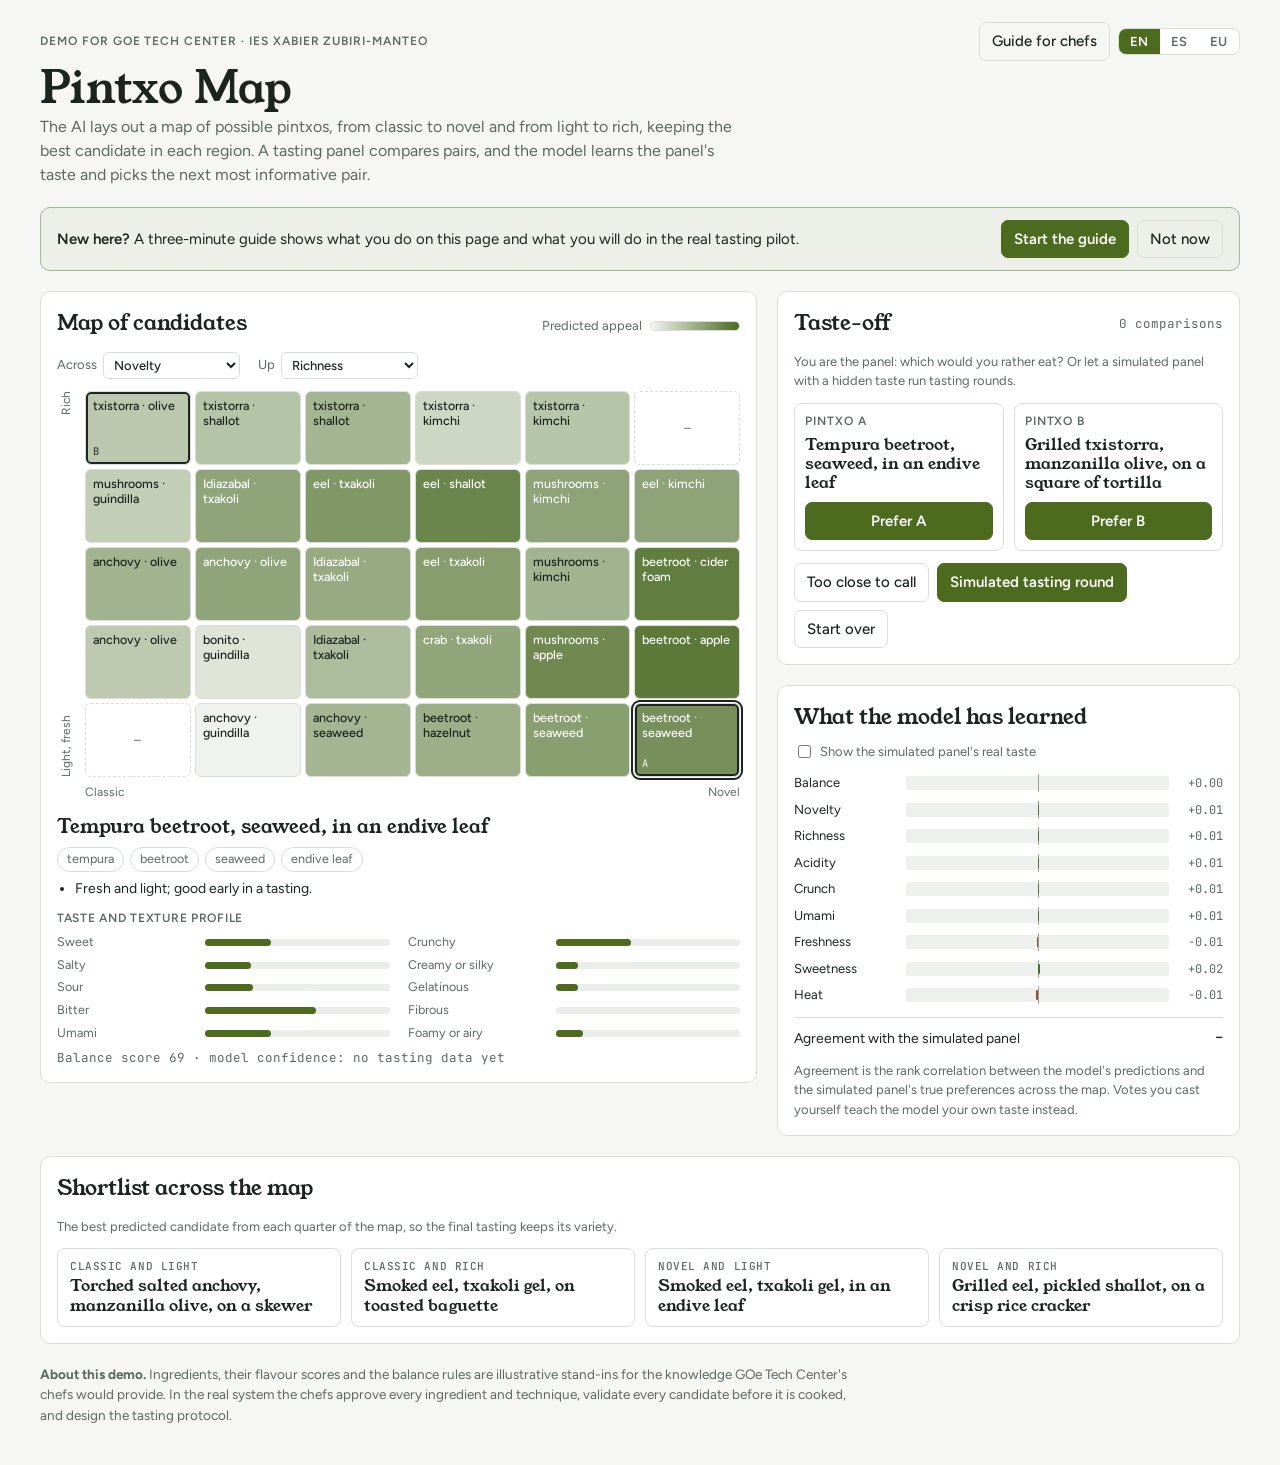
<file: index.html>
<!doctype html>
<html lang="en">
<head>
<meta charset="utf-8">
<meta name="viewport" content="width=device-width, initial-scale=1, viewport-fit=cover">
<meta name="description" content="Pintxo Map: an AI demo that proposes a diverse map of pintxos and learns a tasting panel's taste. IES Xabier Zubiri-Manteo and GOe Tech Center.">
<title>Pintxo Map</title>
<link rel="preconnect" href="https://fonts.googleapis.com">
<link rel="preconnect" href="https://fonts.gstatic.com" crossorigin>
<link rel="stylesheet" href="https://fonts.googleapis.com/css2?family=Young+Serif&family=Figtree:wght@400;500;600&family=JetBrains+Mono:wght@400;500&display=swap">
<style>
/* Layout: a working bench. The map of candidate pintxos on the left, the taste-off and what the model has learned on the right, the shortlist underneath. */
:root {
  --bg: #f6f7f4;
  --surface: #ffffff;
  --ink: #1c2320;
  --muted: #5d6862;
  --line: #d9ded8;
  --accent: #4c6b1f;        /* piparra green */
  --accent-ink: #ffffff;
  --neg: #9a4a2f;           /* negative weights */
  --scrim: rgba(18, 26, 22, 0.55);
  --font-display: "Young Serif", Georgia, serif;
  --font-body: "Figtree", "Segoe UI", system-ui, sans-serif;
  --font-data: "JetBrains Mono", ui-monospace, Menlo, Consolas, monospace;
}
@media (prefers-color-scheme: dark) {
  :root:not([data-theme="light"]) {
    --bg: #121614; --surface: #1a201d; --ink: #e3e8e4; --muted: #9aa59f; --line: #2e3833;
    --accent: #a3c75f; --accent-ink: #121614; --neg: #e08a6a; --scrim: rgba(0, 0, 0, 0.62); color-scheme: dark;
  }
}
:root[data-theme="dark"] {
  --bg: #121614; --surface: #1a201d; --ink: #e3e8e4; --muted: #9aa59f; --line: #2e3833;
  --accent: #a3c75f; --accent-ink: #121614; --neg: #e08a6a; --scrim: rgba(0, 0, 0, 0.62); color-scheme: dark;
}
* { box-sizing: border-box; }
[hidden] { display: none !important; }
body {
  margin: 0; background: var(--bg); color: var(--ink);
  font-family: var(--font-body); font-size: 15px; line-height: 1.5;
  padding-left: max(16px, env(safe-area-inset-left, 0px));
  padding-right: max(16px, env(safe-area-inset-right, 0px));
  padding-block: 22px 40px;
}
.wrap { max-width: 1200px; margin: 0 auto; display: grid; gap: 20px; }
header { display: grid; gap: 4px; }
.top { display: flex; flex-wrap: wrap; justify-content: space-between; align-items: center; gap: 8px 16px; }
h1 { font-family: var(--font-display); font-weight: 400; font-size: clamp(30px, 5vw, 44px); line-height: 1.05; margin: 0; text-wrap: balance; }
.lede { margin: 0; color: var(--muted); max-width: 70ch; font-size: 16px; }
h2 { font-family: var(--font-display); font-weight: 400; font-size: 21px; margin: 0; }
.eyebrow { font: 600 12px var(--font-body); text-transform: uppercase; letter-spacing: 0.08em; color: var(--muted); margin: 0; }
button { font: inherit; }
button:focus-visible, input:focus-visible { outline: 2px solid var(--accent); outline-offset: 2px; }
.langs { display: inline-flex; border: 1px solid var(--line); border-radius: 8px; overflow: hidden; background: var(--surface); }
.langs button { border: 0; background: none; color: var(--muted); padding: 5px 11px; cursor: pointer; font: 600 13px var(--font-body); letter-spacing: 0.04em; }
.langs button[aria-pressed="true"] { background: var(--accent); color: var(--accent-ink); }

.bench { display: grid; grid-template-columns: minmax(0, 1.55fr) minmax(0, 1fr); gap: 20px; align-items: start; }
@media (max-width: 900px) { .bench { grid-template-columns: minmax(0, 1fr); } }
.card { background: var(--surface); border: 1px solid var(--line); border-radius: 10px; padding: 16px; display: grid; gap: 12px; min-width: 0; }

.maphead { display: flex; flex-wrap: wrap; justify-content: space-between; align-items: baseline; gap: 6px 16px; }
.legend { display: flex; align-items: center; gap: 8px; font-size: 13px; color: var(--muted); }
.ramp { width: 90px; height: 10px; border-radius: 5px; background: linear-gradient(90deg, color-mix(in oklab, var(--accent) 6%, var(--surface)), var(--accent)); border: 1px solid var(--line); }
.mapframe { display: grid; grid-template-columns: 22px minmax(0, 1fr); grid-template-rows: minmax(0, 1fr) auto; gap: 6px; }
.yaxis { writing-mode: vertical-rl; transform: rotate(180deg); font-size: 12px; color: var(--muted); display: flex; justify-content: space-between; text-align: center; }
.xaxis { grid-column: 2; display: flex; justify-content: space-between; font-size: 12px; color: var(--muted); }
.grid { display: grid; grid-template-columns: repeat(6, minmax(0, 1fr)); gap: 4px; }
.cell { min-height: 74px; border: 1px solid var(--line); border-radius: 6px; padding: 6px 7px; text-align: left; cursor: pointer; color: var(--ink); display: flex; flex-direction: column; justify-content: space-between; gap: 4px; font-size: 12.5px; line-height: 1.25; transition: background-color 0.4s; }
.cell.dark { color: var(--accent-ink); }
.cell .n { font-weight: 500; overflow-wrap: anywhere; }
.cell .tag { font: 500 10.5px var(--font-data); opacity: 0.8; }
.cell.empty { background: none; border-style: dashed; cursor: default; color: var(--muted); align-items: center; justify-content: center; }
.cell.sel { outline: 2px solid var(--ink); outline-offset: 1px; }
.cell.inpair { box-shadow: inset 0 0 0 2px var(--ink); }
@media (max-width: 600px) { .cell { min-height: 46px; } .cell .n { display: none; } }

.axes { display: flex; flex-wrap: wrap; gap: 8px 18px; font-size: 13px; color: var(--muted); }
.axes label { display: inline-flex; align-items: center; gap: 6px; }
.axes select { font: 500 13px var(--font-body); color: var(--ink); background: var(--surface); border: 1px solid var(--line); border-radius: 6px; padding: 4px 6px; max-width: 100%; }
.prof { display: grid; grid-template-columns: 1fr 1fr; grid-template-rows: repeat(5, auto); grid-auto-flow: column; gap: 4px 18px; margin-top: 2px; }
@media (max-width: 520px) { .prof { grid-template-columns: 1fr; grid-template-rows: none; grid-auto-flow: row; } }
.pr { display: grid; grid-template-columns: 140px minmax(0, 1fr); gap: 8px; align-items: center; font-size: 12.5px; color: var(--muted); }
.pr .t { position: relative; height: 7px; border-radius: 4px; background: color-mix(in oklab, var(--line) 55%, var(--surface)); }
.pr .t i { position: absolute; left: 0; top: 0; bottom: 0; border-radius: 4px; background: var(--accent); }
.proft { font: 600 12px var(--font-body); text-transform: uppercase; letter-spacing: 0.06em; color: var(--muted); margin: 6px 0 0; }
.dish { display: grid; gap: 6px; }
.dish h3 { font-family: var(--font-display); font-weight: 400; font-size: 19px; margin: 0; text-wrap: balance; }
.parts { display: flex; flex-wrap: wrap; gap: 6px; margin: 0; padding: 0; list-style: none; }
.parts li { font-size: 12.5px; border: 1px solid var(--line); border-radius: 999px; padding: 2px 9px; color: var(--muted); }
.why { margin: 0; padding-left: 18px; font-size: 14px; display: grid; gap: 2px; }
.meta { font: 12.5px var(--font-data); color: var(--muted); }

.pair { display: grid; grid-template-columns: 1fr 1fr; gap: 10px; }
@media (max-width: 420px) { .pair { grid-template-columns: 1fr; } }
.cand { border: 1px solid var(--line); border-radius: 8px; padding: 10px; display: grid; gap: 8px; align-content: space-between; }
.cand .who { font: 600 12px var(--font-body); letter-spacing: 0.08em; color: var(--muted); text-transform: uppercase; }
.cand .nm { font-family: var(--font-display); font-size: 15.5px; line-height: 1.25; }
.btn { border: 1px solid var(--accent); background: var(--accent); color: var(--accent-ink); border-radius: 7px; padding: 7px 12px; cursor: pointer; font-weight: 600; }
.btn.ghost { background: none; color: var(--ink); border-color: var(--line); font-weight: 500; }
.btn:hover { filter: brightness(1.06); }
.row { display: flex; flex-wrap: wrap; gap: 8px; align-items: center; }
.small { font-size: 13px; color: var(--muted); margin: 0; }

.bars { display: grid; gap: 7px; }
.bar { display: grid; grid-template-columns: 104px minmax(0, 1fr) 46px; gap: 8px; align-items: center; font-size: 13px; }
.track { position: relative; height: 14px; background: color-mix(in oklab, var(--line) 45%, var(--surface)); border-radius: 3px; }
.track::after { content: ""; position: absolute; left: 50%; top: -2px; bottom: -2px; width: 1px; background: var(--muted); opacity: 0.6; }
.fill { position: absolute; top: 2px; bottom: 2px; border-radius: 2px; background: var(--accent); transition: all 0.4s; }
.fill.neg { background: var(--neg); }
.truth { position: absolute; top: -3px; bottom: -3px; width: 3px; margin-left: -1.5px; background: var(--ink); border-radius: 2px; }
.val { font: 12px var(--font-data); text-align: right; color: var(--muted); font-variant-numeric: tabular-nums; }
.stat { display: flex; justify-content: space-between; gap: 10px; font-size: 14px; border-top: 1px solid var(--line); padding-top: 10px; }
.stat b { font: 500 14px var(--font-data); font-variant-numeric: tabular-nums; }
label.tg { display: inline-flex; gap: 6px; align-items: center; font-size: 13px; color: var(--muted); cursor: pointer; }

.short { display: grid; grid-template-columns: repeat(auto-fit, minmax(220px, 1fr)); gap: 10px; }
.pick { border: 1px solid var(--line); border-radius: 8px; padding: 10px 12px; display: grid; gap: 4px; background: var(--surface); }
.pick .where { font: 500 11px var(--font-data); color: var(--muted); text-transform: uppercase; letter-spacing: 0.05em; }
.pick .nm { font-family: var(--font-display); font-size: 15.5px; line-height: 1.25; }
.note { font-size: 13.5px; color: var(--muted); margin: 0; max-width: 90ch; }
@media (prefers-reduced-motion: reduce) { .cell, .fill { transition: none; } }

/* guided tour */
.welcome { display: flex; flex-wrap: wrap; align-items: center; justify-content: space-between; gap: 10px 16px; background: color-mix(in oklab, var(--accent) 10%, var(--surface)); border: 1px solid color-mix(in oklab, var(--accent) 35%, var(--line)); border-radius: 10px; padding: 12px 16px; }
.welcome p { margin: 0; font-size: 15px; }
.welcome b { font-weight: 600; }
#tour .scrim { position: fixed; inset: 0; background: var(--scrim); z-index: 40; }
#tour .spot { position: fixed; z-index: 41; border-radius: 10px; box-shadow: 0 0 0 9999px var(--scrim), 0 0 0 3px var(--accent); pointer-events: none; transition: all 0.25s; }
#tour .tcard { position: fixed; z-index: 42; width: min(380px, calc(100vw - 32px)); background: var(--surface); color: var(--ink); border: 1px solid var(--line); border-radius: 12px; padding: 16px; display: grid; gap: 8px; box-shadow: 0 12px 32px rgba(0,0,0,0.18); }
#tour .tcard h3 { font-family: var(--font-display); font-weight: 400; font-size: 20px; margin: 0; }
#tour .tcard p { margin: 0; font-size: 14.5px; }
#tour .tstep { font: 500 12px var(--font-data); color: var(--muted); }
#tour ul { margin: 0; padding-left: 18px; display: grid; gap: 4px; font-size: 14.5px; }
#tour .trow { display: flex; gap: 8px; align-items: center; margin-top: 4px; }
#tour .trow .sp { flex: 1; }
#tour .trow .btn { white-space: nowrap; padding: 7px 10px; }
#tour .dots { display: flex; gap: 4px; }
#tour .dots i { width: 6px; height: 6px; border-radius: 50%; background: var(--line); }
#tour .dots i.on { background: var(--accent); }
@media (max-width: 640px) { #tour .tcard { left: 16px !important; right: 16px; bottom: calc(16px + env(safe-area-inset-bottom, 0px)) !important; top: auto !important; width: auto; } }
@media (prefers-reduced-motion: reduce) { #tour .spot { transition: none; } }
</style>
</head>
<body>
<div class="wrap">
  <header>
    <div class="top">
      <p class="eyebrow" data-i="eyebrow">Demo for GOe Tech Center · IES Xabier Zubiri-Manteo</p>
      <div class="row">
      <button type="button" class="btn ghost" id="guideBtn" data-i="guideBtn"></button>
      <div class="langs" role="group" aria-label="Language">
        <button type="button" data-lang="en" aria-pressed="true">EN</button>
        <button type="button" data-lang="es" aria-pressed="false">ES</button>
        <button type="button" data-lang="eu" aria-pressed="false">EU</button>
      </div>
      </div>
    </div>
    <h1 data-i="h1">Pintxo Map</h1>
    <p class="lede" data-i="lede"></p>
  </header>

  <div class="welcome" id="welcome">
    <p data-ih="welcome"></p>
    <div class="row">
      <button type="button" class="btn" id="startTour" data-i="startTour"></button>
      <button type="button" class="btn ghost" id="hideWelcome" data-i="hideWelcome"></button>
    </div>
  </div>

  <div class="bench">
    <section class="card" aria-labelledby="maptitle">
      <div class="maphead">
        <h2 id="maptitle" data-i="mapTitle"></h2>
        <span class="legend"><span data-i="legend"></span> <span class="ramp" aria-hidden="true"></span></span>
      </div>
      <div class="axes">
        <label for="axisX"><span data-i="axisH"></span> <select id="axisX"></select></label>
        <label for="axisY"><span data-i="axisV"></span> <select id="axisY"></select></label>
      </div>
      <div class="mapframe">
        <div class="yaxis" aria-hidden="true"><span id="yLo"></span><span id="yHi"></span></div>
        <div class="grid" id="grid" role="grid"></div>
        <div class="xaxis" aria-hidden="true"><span id="xLo"></span><span id="xHi"></span></div>
      </div>
      <div class="dish" id="dish" aria-live="polite"></div>
    </section>

    <div style="display:grid; gap:20px; min-width:0">
      <section class="card" aria-labelledby="totitle">
        <div class="row" style="justify-content:space-between">
          <h2 id="totitle" data-i="tasteoff"></h2>
          <span class="meta" id="roundinfo"></span>
        </div>
        <p class="small" data-i="toLead"></p>
        <div class="pair" id="pair"></div>
        <div class="row">
          <button class="btn ghost" id="skip" data-i="skip"></button>
          <button class="btn" id="simround" data-i="sim"></button>
          <button class="btn ghost" id="reset" data-i="reset"></button>
        </div>
      </section>

      <section class="card" aria-labelledby="lrtitle">
        <div class="row" style="justify-content:space-between">
          <h2 id="lrtitle" data-i="learned"></h2>
          <label class="tg"><input type="checkbox" id="showtruth"> <span data-i="showTruth"></span></label>
        </div>
        <div class="bars" id="bars"></div>
        <div class="stat"><span data-i="agree"></span><b id="agree">–</b></div>
        <p class="small" data-i="agreeNote"></p>
      </section>
    </div>
  </div>

  <section class="card" aria-labelledby="shtitle">
    <h2 id="shtitle" data-i="shortlist"></h2>
    <p class="small" data-i="shortNote"></p>
    <div class="short" id="short"></div>
  </section>

  <p class="note" data-ih="note"></p>
</div>

<div id="tour" hidden>
  <div class="scrim" id="tScrim"></div>
  <div class="spot" id="tSpot"></div>
  <div class="tcard" id="tCard" role="dialog" aria-modal="false" aria-labelledby="tTitle" tabindex="-1">
    <p class="tstep" id="tStep"></p>
    <h3 id="tTitle"></h3>
    <p id="tText"></p>
    <ul id="tList"></ul>
    <div class="trow">
      <div class="dots" id="tDots" aria-hidden="true"></div>
      <span class="sp"></span>
      <button type="button" class="btn ghost" id="tSkip"></button>
      <button type="button" class="btn ghost" id="tBack"></button>
      <button type="button" class="btn" id="tNext"></button>
    </div>
  </div>
</div>

<script>
// ---------- interface text ----------
const UI = {
  en: {
    axisH: "Across", axisV: "Up", groups: ["Style", "Five tastes", "Textures"], profile: "Taste and texture profile",
    dims: { nov: "Novelty", rich: "Richness", s: "Sweet", sa: "Salty", a: "Sour", bi: "Bitter", u: "Umami", c: "Crunchy", cr: "Creamy or silky", ge: "Gelatinous", fi: "Fibrous", ai: "Foamy or airy" },
    guideBtn: "Guide for chefs", startTour: "Start the guide", hideWelcome: "Not now",
    welcome: "<b>New here?</b> A three-minute guide shows what you do on this page and what you will do in the real tasting pilot.",
    tour: { step: (n, t) => `Step ${n} of ${t}`, next: "Next", back: "Back", skip: "Skip guide", done: "Start exploring", steps: [
      { t: "Welcome, chef", x: "This short guide shows what you do in Pintxo Map. The AI proposes and learns; you decide what is worth cooking. It takes about three minutes." },
      { sel: "map", t: "The map of candidates", x: "Each square holds the best candidate the AI found for one style of pintxo: left to right goes from classic to novel, bottom to top from light to rich. The darker the green, the more the model expects the panel to like it. Use the two selectors to change the map's dimensions, for example sour × crunchy." },
      { sel: "dish", t: "Open any pintxo", x: "Click a square to see its ingredients, why it might work and how confident the model is. In the real pilot, this is where you veto anything you would not put on a plate." },
      { sel: "pair", t: "The taste-off", x: "Two pintxos, side by side. Choose the one you would rather eat, as in a blind pairwise tasting. If you cannot choose, press \u201cToo close to call\u201d. In the pilot, the panel tastes the real dishes and the votes are recorded here." },
      { sel: "learn", t: "Watch the model learn", x: "After every vote, the model updates its picture of the panel's taste. Green bars are qualities the panel seems to like; red ones, qualities it seems to avoid. Nothing here is fixed in advance." },
      { sel: "sim", t: "Try it without cooking", x: "Press \u201cSimulated tasting round\u201d to let a panel with a hidden taste vote four times. Then tick \u201cShow the simulated panel's real taste\u201d to see how close the model gets. Agreement usually passes 0.8 within four rounds." },
      { sel: "short", t: "A varied shortlist", x: "For the final tasting, the AI picks the best candidate from each quarter of the map, so the shortlist keeps classic and novel, light and rich." },
      { t: "Your role in the pilot", x: "What we will ask of the chefs:", list: ["Before: choose the theme, the allowed ingredients and techniques, and the two dimensions of the map.", "Each round: approve 6 to 8 candidates, cook them, and taste them in pairs.", "At the end: judge the final shortlist and tell us what you think of the process.", "Nothing is cooked without a chef's approval."] },
    ] },
    eyebrow: "Demo for GOe Tech Center · IES Xabier Zubiri-Manteo", h1: "Pintxo Map",
    lede: "The AI lays out a map of possible pintxos, from classic to novel and from light to rich, keeping the best candidate in each region. A tasting panel compares pairs, and the model learns the panel's taste and picks the next most informative pair.",
    mapTitle: "Map of candidates", legend: "Predicted appeal", yLight: "Light, fresh", yRich: "Rich", xClassic: "Classic", xNovel: "Novel",
    tasteoff: "Taste-off", toLead: "You are the panel: which would you rather eat? Or let a simulated panel with a hidden taste run tasting rounds.",
    skip: "Too close to call", sim: "Simulated tasting round", reset: "Start over",
    learned: "What the model has learned", showTruth: "Show the simulated panel's real taste", agree: "Agreement with the simulated panel",
    agreeNote: "Agreement is the rank correlation between the model's predictions and the simulated panel's true preferences across the map. Votes you cast yourself teach the model your own taste instead.",
    shortlist: "Shortlist across the map", shortNote: "The best predicted candidate from each quarter of the map, so the final tasting keeps its variety.",
    note: "<strong>About this demo.</strong> Ingredients, their flavour scores and the balance rules are illustrative stand-ins for the knowledge GOe Tech Center's chefs would provide. In the real system the chefs approve every ingredient and technique, validate every candidate before it is cooked, and design the tasting protocol.",
    gridLabel: "Map of candidate pintxos", empty: "No candidate here", pintxo: "Pintxo", prefer: x => `Prefer ${x}`,
    comps: n => `${n} comparison${n === 1 ? "" : "s"}`, meta: (b, c) => `Balance score ${b} · model confidence: ${c}`,
    conf: ["no tasting data yet", "high", "medium", "low"], raw: "raw / cured", truthTip: "Simulated panel's real taste",
    quads: ["Classic and light", "Classic and rich", "Novel and light", "Novel and rich"],
    feats: ["Balance", "Novelty", "Richness", "Acidity", "Crunch", "Umami", "Freshness", "Sweetness", "Heat"],
    why: {
      acid: (ac, m) => `Acidity from the ${ac} cuts the richness of the ${m}.`,
      crunch: src => `Crunch from the ${src} contrasts with a softer main.`,
      umami: (m, smoked) => `Plenty of umami: ${m}${smoked ? " and smoke" : ""}.`,
      fresh: "Fresh and light; good early in a tasting.", gilda: "A close relative of the Gilda, the classic Donostia pintxo.",
      heavy: "On the heavy side; keep the portion small.", none: "A simple combination with few contrasts.",
    },
  },
  es: {
    axisH: "Horizontal", axisV: "Vertical", groups: ["Estilo", "Cinco sabores", "Texturas"], profile: "Perfil de sabor y textura",
    dims: { nov: "Novedad", rich: "Contundencia", s: "Dulce", sa: "Salado", a: "Ácido", bi: "Amargo", u: "Umami", c: "Crujiente", cr: "Cremoso o sedoso", ge: "Gelatinoso", fi: "Fibroso", ai: "Espumoso o aireado" },
    guideBtn: "Guía para cocineros", startTour: "Empezar la guía", hideWelcome: "Ahora no",
    welcome: "<b>¿Primera vez aquí?</b> Una guía de tres minutos muestra qué haces en esta página y qué harás en el piloto de cata real.",
    tour: { step: (n, t) => `Paso ${n} de ${t}`, next: "Siguiente", back: "Atrás", skip: "Saltar la guía", done: "Empezar a explorar", steps: [
      { t: "Te damos la bienvenida", x: "Esta breve guía muestra qué haces en el Mapa de pintxos. La IA propone y aprende; tú decides qué merece cocinarse. Lleva unos tres minutos." },
      { sel: "map", t: "El mapa de candidatos", x: "Cada casilla contiene el mejor candidato que ha encontrado la IA para un estilo de pintxo: de izquierda a derecha, de clásico a novedoso; de abajo arriba, de ligero a contundente. Cuanto más intenso es el verde, más espera el modelo que guste al panel. Con los dos selectores puedes cambiar las dimensiones del mapa, por ejemplo ácido × crujiente." },
      { sel: "dish", t: "Abre cualquier pintxo", x: "Pulsa una casilla para ver sus ingredientes, por qué podría funcionar y cuánta confianza tiene el modelo. En el piloto real, aquí es donde vetas lo que nunca pondrías en un plato." },
      { sel: "pair", t: "El duelo de cata", x: "Dos pintxos, uno junto a otro. Elige el que preferirías comer, como en una cata comparativa a ciegas. Si no puedes decidir, pulsa \u00abEmpate\u00bb. En el piloto, el panel cata los platos reales y aquí se registran los votos." },
      { sel: "learn", t: "Mira cómo aprende el modelo", x: "Tras cada voto, el modelo actualiza su idea del gusto del panel. Las barras verdes son cualidades que parecen gustar al panel; las rojas, las que parece evitar. Nada está fijado de antemano." },
      { sel: "sim", t: "Pruébalo sin cocinar", x: "Pulsa \u00abRonda de cata simulada\u00bb para que vote cuatro veces un panel con un gusto oculto. Después marca \u00abMostrar el gusto real del panel simulado\u00bb para ver cuánto se acerca el modelo. El acuerdo suele superar 0,8 en cuatro rondas." },
      { sel: "short", t: "Una selección variada", x: "Para la cata final, la IA elige el mejor candidato de cada cuarto del mapa, de modo que la selección conserva lo clásico y lo novedoso, lo ligero y lo contundente." },
      { t: "Tu papel en el piloto", x: "Lo que pediremos a los cocineros:", list: ["Antes: elegir el tema, los ingredientes y técnicas permitidos y las dos dimensiones del mapa.", "En cada ronda: aprobar de 6 a 8 candidatos, cocinarlos y catarlos por parejas.", "Al final: valorar la selección final y contarnos qué te parece el proceso.", "Nada se cocina sin la aprobación de un cocinero."] },
    ] },
    eyebrow: "Demo para GOe Tech Center · IES Xabier Zubiri-Manteo", h1: "Mapa de pintxos",
    lede: "La IA dibuja un mapa de pintxos posibles, de clásico a novedoso y de ligero a contundente, y conserva el mejor candidato de cada región. Un panel de cata compara parejas, y el modelo aprende el gusto del panel y elige la siguiente pareja más informativa.",
    mapTitle: "Mapa de candidatos", legend: "Atractivo previsto", yLight: "Ligero, fresco", yRich: "Contundente", xClassic: "Clásico", xNovel: "Novedoso",
    tasteoff: "Duelo de cata", toLead: "Tú eres el panel: ¿cuál prefieres comer? O deja que un panel simulado, con un gusto oculto, haga rondas de cata.",
    skip: "Empate", sim: "Ronda de cata simulada", reset: "Empezar de nuevo",
    learned: "Lo que ha aprendido el modelo", showTruth: "Mostrar el gusto real del panel simulado", agree: "Acuerdo con el panel simulado",
    agreeNote: "El acuerdo es la correlación de rangos entre las predicciones del modelo y las preferencias reales del panel simulado en todo el mapa. Si votas tú, el modelo aprende tu propio gusto.",
    shortlist: "Selección por todo el mapa", shortNote: "El mejor candidato previsto de cada cuarto del mapa, para que la cata final conserve su variedad.",
    note: "<strong>Sobre esta demo.</strong> Los ingredientes, sus puntuaciones de sabor y las reglas de equilibrio son ilustrativos y sustituyen al conocimiento que aportarían los cocineros de GOe Tech Center. En el sistema real, los cocineros aprueban cada ingrediente y técnica, validan cada candidato antes de cocinarlo y diseñan el protocolo de cata.",
    gridLabel: "Mapa de pintxos candidatos", empty: "Sin candidato", pintxo: "Pintxo", prefer: x => `Prefiero ${x}`,
    comps: n => `${n} ${n === 1 ? "comparación" : "comparaciones"}`, meta: (b, c) => `Equilibrio ${b} · confianza del modelo: ${c}`,
    conf: ["sin datos de cata todavía", "alta", "media", "baja"], raw: "crudo o curado", truthTip: "Gusto real del panel simulado",
    quads: ["Clásico y ligero", "Clásico y contundente", "Novedoso y ligero", "Novedoso y contundente"],
    feats: ["Equilibrio", "Novedad", "Contundencia", "Acidez", "Crujiente", "Umami", "Frescor", "Dulzor", "Picante"],
    why: {
      acid: (ac, m) => `La acidez del acompañamiento (${ac}) corta la contundencia del principal (${m}).`,
      crunch: src => `El crujiente (${src}) contrasta con un principal más tierno.`,
      umami: (m, smoked) => `Mucho umami: ${m}${smoked ? " y el ahumado" : ""}.`,
      fresh: "Fresco y ligero; ideal al principio de una cata.", gilda: "Pariente cercano de la Gilda, el pintxo clásico de Donostia.",
      heavy: "Algo contundente; mejor en ración pequeña.", none: "Combinación sencilla, con pocos contrastes.",
    },
  },
  eu: {
    axisH: "Horizontala", axisV: "Bertikala", groups: ["Estiloa", "Bost zaporeak", "Ehundurak"], profile: "Zapore- eta ehundura-profila",
    dims: { nov: "Berritasuna", rich: "Astuntasuna", s: "Gozoa", sa: "Gazia", a: "Garratza", bi: "Mikatza", u: "Umamia", c: "Kurruskaria", cr: "Krematsua edo leuna", ge: "Gelatinatsua", fi: "Zuntzduna", ai: "Apartsua edo harrotua" },
    guideBtn: "Sukaldarientzako gida", startTour: "Hasi gida", hideWelcome: "Orain ez",
    welcome: "<b>Lehen aldia hemen?</b> Hiru minutuko gida batek erakusten du zer egiten duzun orri honetan eta zer egingo duzun benetako dastaketa-pilotuan.",
    tour: { step: (n, t) => `${n}/${t} urratsa`, next: "Hurrengoa", back: "Atzera", skip: "Saltatu gida", done: "Hasi esploratzen", steps: [
      { t: "Ongi etorri", x: "Gida labur honek erakusten du zer egiten duzun Pintxoen mapan. AAk proposatu eta ikasi egiten du; zuk erabakitzen duzu zer merezi duen sukaldatzea. Hiru minutu inguru behar dira." },
      { sel: "map", t: "Hautagaien mapa", x: "Lauki bakoitzean AAk pintxo-estilo baterako aurkitu duen hautagairik onena dago: ezkerretik eskuinera, klasikotik berritzailera; behetik gora, arinetik astunera. Zenbat eta berde biziagoa, orduan eta gehiago espero du ereduak panelari gustatzea. Bi hautatzaileekin maparen dimentsioak alda ditzakezu, adibidez garratza × kurruskaria." },
      { sel: "dish", t: "Ireki edozein pintxo", x: "Sakatu lauki bat haren osagaiak, zergatik funtziona dezakeen eta ereduak zenbateko konfiantza duen ikusteko. Benetako pilotuan, hemen baztertzen duzu inoiz platerean jarriko ez zenukeena." },
      { sel: "pair", t: "Dastaketa-lehia", x: "Bi pintxo, bata bestearen ondoan. Aukeratu nahiago zenukeena jan, itsuan egindako dastaketa konparatibo batean bezala. Erabaki ezin baduzu, sakatu \u00abBerdinketa\u00bb. Pilotuan, panelak benetako platerak dastatzen ditu eta botoak hemen erregistratzen dira." },
      { sel: "learn", t: "Ikusi nola ikasten duen ereduak", x: "Boto bakoitzaren ondoren, ereduak panelaren gustuari buruzko irudia eguneratzen du. Barra berdeak panelari gustatzen zaizkion ezaugarriak dira; gorriak, saihesten dituenak. Ezer ez dago aldez aurretik finkatuta." },
      { sel: "sim", t: "Probatu sukaldatu gabe", x: "Sakatu \u00abDastaketa-txanda simulatua\u00bb, gustu ezkutua duen panel batek lau aldiz boza dezan. Ondoren, markatu \u00abErakutsi panel simulatuaren benetako gustua\u00bb, ereduak zenbat hurbiltzen den ikusteko. Adostasunak 0,8 gainditu ohi du lau txandatan." },
      { sel: "short", t: "Hautaketa anitza", x: "Azken dastaketarako, AAk maparen laurden bakoitzeko hautagairik onena aukeratzen du; horrela, hautaketak klasikoa eta berritzailea, arina eta astuna gordetzen ditu." },
      { t: "Zure eginkizuna pilotuan", x: "Sukaldariei eskatuko dieguna:", list: ["Aurretik: gaia, baimendutako osagaiak eta teknikak eta maparen bi dimentsioak aukeratzea.", "Txanda bakoitzean: 6-8 hautagai onartzea, sukaldatzea eta binaka dastatzea.", "Amaieran: azken hautaketa baloratzea eta prozesuaz zer iruditu zaizun esatea.", "Ezer ez da sukaldatzen sukaldari baten onespenik gabe."] },
    ] },
    eyebrow: "GOe Tech Centerrentzako demoa · IES Xabier Zubiri-Manteo", h1: "Pintxoen mapa",
    lede: "AAk pintxo posibleen mapa bat marrazten du, klasikotik berritzailera eta arinetik astunera, eta eskualde bakoitzeko hautagairik onena gordetzen du. Dastaketa-panel batek bikoteak alderatzen ditu, eta ereduak panelaren gustua ikasten du eta hurrengo bikoterik informatiboena aukeratzen du.",
    mapTitle: "Hautagaien mapa", legend: "Aurreikusitako erakarpena", yLight: "Arina, freskoa", yRich: "Astuna", xClassic: "Klasikoa", xNovel: "Berritzailea",
    tasteoff: "Dastaketa-lehia", toLead: "Zu zara panela: zein jango zenuke nahiago? Edo utzi gustu ezkutua duen panel simulatu bati dastaketa-txandak egiten.",
    skip: "Berdinketa", sim: "Dastaketa-txanda simulatua", reset: "Berriro hasi",
    learned: "Ereduak ikasi duena", showTruth: "Erakutsi panel simulatuaren benetako gustua", agree: "Adostasuna panel simulatuarekin",
    agreeNote: "Adostasuna ereduaren iragarpenen eta panel simulatuaren benetako lehentasunen arteko heinen korrelazioa da, mapa osoan. Zuk botatzen baduzu, ereduak zure gustua ikasten du.",
    shortlist: "Hautaketa mapa osoan", shortNote: "Maparen laurden bakoitzeko aurreikusitako hautagairik onena, azken dastaketak bere aniztasuna gorde dezan.",
    note: "<strong>Demo honi buruz.</strong> Osagaiak, haien zapore-puntuazioak eta oreka-arauak ilustratzaileak dira, eta GOe Tech Centerreko sukaldariek emango luketen ezagutzaren ordez daude. Benetako sisteman, sukaldariek osagai eta teknika bakoitza onartzen dute, hautagai bakoitza balioztatzen dute sukaldatu aurretik eta dastaketa-protokoloa diseinatzen dute.",
    gridLabel: "Pintxo hautagaien mapa", empty: "Hautagairik ez", pintxo: "Pintxoa", prefer: x => `${x} nahiago dut`,
    comps: n => `${n} konparaketa`, meta: (b, c) => `Oreka ${b} · ereduaren konfiantza: ${c}`,
    conf: ["oraindik ez dago dastaketa-daturik", "altua", "ertaina", "baxua"], raw: "gordinik edo onduta", truthTip: "Panel simulatuaren benetako gustua",
    quads: ["Klasikoa eta arina", "Klasikoa eta astuna", "Berritzailea eta arina", "Berritzailea eta astuna"],
    feats: ["Oreka", "Berritasuna", "Astuntasuna", "Azidotasuna", "Kurruskaria", "Umamia", "Freskotasuna", "Gozotasuna", "Mina"],
    why: {
      acid: (ac, m) => `Osagarriaren azidotasunak (${ac}) osagai nagusiaren astuntasuna (${m}) orekatzen du.`,
      crunch: src => `Ukitu kurruskariak (${src}) osagai nagusi leunagoarekin kontrastea egiten du.`,
      umami: (m, smoked) => `Umami ugari: ${m}${smoked ? " eta kea" : ""}.`,
      fresh: "Freskoa eta arina; dastaketa hasteko aproposa.", gilda: "Gildaren ahaide hurbila, Donostiako pintxo klasikoa.",
      heavy: "Nahiko astuna; hobe zati txiki batean.", none: "Konbinazio sinplea, kontraste gutxirekin.",
    },
  },
};

// ---------- culinary knowledge (illustrative) ----------
// t tradition, r richness, a acidity, c crunch, u umami, f freshness, s sweetness, h heat
const BASES = [
  { n: { en: "toasted baguette", es: "pan tostado", eu: "ogi txigortua" }, k: { en: "on toasted baguette", es: "sobre pan tostado", eu: "ogi txigortuaren gainean" }, t: .9, r: .3, c: .7 },
  { n: { en: "potato tortilla", es: "tortilla de patata", eu: "patata-tortilla" }, k: { en: "on a square of tortilla", es: "sobre un taco de tortilla", eu: "tortilla-zati baten gainean" }, t: .8, r: .6, c: .1 },
  { n: { en: "rice cracker", es: "galleta de arroz", eu: "arroz-galleta" }, k: { en: "on a crisp rice cracker", es: "sobre una galleta de arroz crujiente", eu: "arroz-galleta kurruskari baten gainean" }, t: .1, c: .9 },
  { n: { en: "endive leaf", es: "hoja de endivia", eu: "endibia-hostoa" }, k: { en: "in an endive leaf", es: "en una hoja de endivia", eu: "endibia-hosto batean" }, t: .3, f: .8, c: .5, a: .1 },
  { n: { en: "brioche round", es: "brioche", eu: "briochea" }, k: { en: "on brioche", es: "sobre brioche", eu: "brioche baten gainean" }, t: .3, r: .7, s: .3 },
  { id: "skewer", n: { en: "skewer", es: "banderilla", eu: "makilatxoa" }, k: { en: "on a skewer", es: "en banderilla", eu: "makilatxo batean" }, t: 1 },
];
// es.g: gender/number for Spanish agreement; eu.stem/eu.def: Basque noun without and with article; eu.pl: plural
const MAINS = [
  { id: "anchovy-vinegar", n: "anchovy in vinegar", sh: { en: "anchovy", es: "boquerón", eu: "bokarta" }, es: { n: "boquerón en vinagre", g: "m" }, eu: { stem: "bokarta ozpinetan", def: "bokarta ozpinetan" }, t: .9, a: .7, u: .4, f: .3, only: ["Raw"] },
  { id: "anchovy-salted", n: "salted anchovy", sh: { en: "anchovy", es: "anchoa", eu: "antxoa" }, es: { n: "anchoa en salazón", g: "f" }, eu: { stem: "antxoa gazitu", def: "antxoa gazitua" }, t: .9, u: .9, r: .3, only: ["Raw", "Torched"] },
  { id: "bonito", n: "bonito", sh: { en: "bonito", es: "bonito", eu: "hegaluzea" }, es: { n: "bonito", g: "m" }, eu: { stem: "hegaluze", def: "hegaluzea" }, t: .8, r: .6, u: .6, only: ["Raw", "Grilled", "Confit", "Smoked", "Torched"] },
  { id: "crab", n: "spider crab", sh: { en: "crab", es: "txangurro", eu: "txangurroa" }, es: { n: "txangurro", g: "m" }, eu: { stem: "txangurro", def: "txangurroa" }, t: .9, r: .5, u: .7, only: ["Grilled", "Tempura", "Torched"] },
  { id: "mushrooms", n: "wild mushrooms", sh: { en: "mushrooms", es: "setas", eu: "perretxikoak" }, es: { n: "setas silvestres", g: "fp" }, eu: { stem: "basa-perretxiko", def: "basa-perretxikoak", pl: true }, t: .7, u: .8, r: .4, only: ["Grilled", "Confit", "Tempura", "Smoked", "Torched"] },
  { id: "cheese", n: "Idiazabal cheese", sh: { en: "Idiazabal", es: "Idiazabal", eu: "Idiazabal" }, es: { n: "queso Idiazabal", g: "m" }, eu: { stem: "Idiazabal gazta", def: "Idiazabal gazta" }, t: .9, r: .8, u: .6, only: ["Raw", "Smoked", "Torched"] },
  { id: "txistorra", n: "txistorra", sh: { en: "txistorra", es: "txistorra", eu: "txistorra" }, es: { n: "txistorra", g: "f" }, eu: { stem: "txistor", def: "txistorra" }, t: .8, r: .9, u: .4, h: .2, only: ["Grilled", "Tempura"] },
  { id: "cod", n: "salt cod", sh: { en: "salt cod", es: "bacalao", eu: "bakailaoa" }, es: { n: "bacalao", g: "m" }, eu: { stem: "bakailao", def: "bakailaoa" }, t: .9, u: .5, r: .5, only: ["Confit", "Tempura", "Grilled", "Smoked"] },
  { id: "octopus", n: "octopus", sh: { en: "octopus", es: "pulpo", eu: "olagarroa" }, es: { n: "pulpo", g: "m" }, eu: { stem: "olagarro", def: "olagarroa" }, t: .6, u: .5, r: .3, only: ["Grilled", "Confit", "Smoked", "Torched"] },
  { id: "beetroot", n: "beetroot", sh: { en: "beetroot", es: "remolacha", eu: "erremolatxa" }, es: { n: "remolacha", g: "f" }, eu: { stem: "erremolatxa", def: "erremolatxa" }, t: .1, f: .6, a: .3, s: .5, only: ["Raw", "Grilled", "Confit", "Smoked", "Tempura"] },
  { id: "eel", n: "eel", sh: { en: "eel", es: "anguila", eu: "aingira" }, es: { n: "anguila", g: "f" }, eu: { stem: "aingira", def: "aingira" }, t: .4, r: .8, u: .7, only: ["Smoked", "Grilled", "Torched"] },
];
const ACCENTS = [
  { id: "guindilla", n: { en: "guindilla pepper", es: "piparras", eu: "piparrak" }, sh: { en: "guindilla", es: "piparra", eu: "piparra" }, t: 1, a: .6, h: .3, f: .3 },
  { id: "olive", n: { en: "manzanilla olive", es: "aceituna manzanilla", eu: "manzanilla oliba" }, sh: { en: "olive", es: "aceituna", eu: "oliba" }, t: .9, a: .4, u: .3 },
  { n: { en: "green apple", es: "manzana verde", eu: "sagar berdea" }, sh: { en: "apple", es: "manzana", eu: "sagarra" }, t: .3, a: .5, f: .55, c: .3, s: .3 },
  { n: { en: "txakoli gel", es: "gel de txakoli", eu: "txakoli-gelatina" }, sh: { en: "txakoli", es: "txakoli", eu: "txakolia" }, t: .5, a: .8, f: .6 },
  { n: { en: "quince paste", es: "membrillo", eu: "irasagar-orea" }, sh: { en: "quince", es: "membrillo", eu: "irasagarra" }, t: .7, s: .9, r: .2 },
  { n: { en: "seaweed", es: "alga", eu: "alga" }, sh: { en: "seaweed", es: "alga", eu: "alga" }, t: .2, u: .7, f: .4 },
  { n: { en: "red pepper confit", es: "pimiento rojo confitado", eu: "piper gorri konfitatua" }, sh: { en: "red pepper", es: "pimiento", eu: "piperra" }, t: .8, s: .5, r: .3 },
  { n: { en: "cider reduction", es: "reducción de sidra", eu: "sagardo-erredukzioa" }, sh: { en: "cider", es: "sidra", eu: "sagardoa" }, t: .6, a: .5, s: .4 },
  { n: { en: "kimchi", es: "kimchi", eu: "kimchia" }, sh: { en: "kimchi", es: "kimchi", eu: "kimchia" }, t: 0, a: .6, h: .5, u: .5 },
  { n: { en: "pickled shallot", es: "chalota encurtida", eu: "txalota ozpinetan" }, sh: { en: "shallot", es: "chalota", eu: "txalota" }, t: .5, a: .8, c: .2 },
  { n: { en: "smoked paprika oil", es: "aceite de pimentón ahumado", eu: "piperrauts ketu olioa" }, sh: { en: "paprika", es: "pimentón", eu: "piperrautsa" }, t: .6, r: .3, h: .2 },
  { n: { en: "toasted hazelnut", es: "avellana tostada", eu: "hur txigortuak" }, sh: { en: "hazelnut", es: "avellana", eu: "hurra" }, t: .5, c: .8, r: .3 },
  { n: { en: "garlic aioli", es: "alioli", eu: "ali-olioa" }, sh: { en: "aioli", es: "alioli", eu: "ali-olioa" }, t: .6, r: .6, u: .1, cr: .9, sa: .2 },
  { n: { en: "cider foam", es: "espuma de sidra", eu: "sagardo-aparra" }, sh: { en: "cider foam", es: "espuma", eu: "aparra" }, t: .3, a: .4, s: .2, ai: .9 },
];
// extra illustrative profile values: sa salty, bi bitter, cr creamy, ge gelatinous, fi fibrous, ai airy
const EXTRA = {
  "toasted baguette": { ai: .3, sa: .1 }, "potato tortilla": { cr: .6, sa: .2 }, "rice cracker": { ai: .4, sa: .2 }, "endive leaf": { bi: .6 }, "brioche round": { cr: .3, ai: .5 },
  "anchovy-vinegar": { sa: .5, fi: .2, cr: .1 }, "anchovy-salted": { sa: 1, fi: .2 }, "bonito": { sa: .3, fi: .6 }, "crab": { sa: .4, fi: .7 }, "mushrooms": { fi: .5, ge: .2, bi: .1 },
  "cheese": { sa: .6, cr: .6 }, "txistorra": { sa: .6, fi: .3 }, "cod": { sa: .6, fi: .5, ge: .4 }, "octopus": { sa: .3, ge: .6, fi: .3 }, "beetroot": { cr: .2, bi: .1 }, "eel": { sa: .4, ge: .5, cr: .2 },
  "guindilla pepper": { sa: .3 }, "manzanilla olive": { sa: .6, bi: .2 }, "txakoli gel": { ge: .8 }, "quince paste": { ge: .5 }, "seaweed": { sa: .5, ge: .2 }, "red pepper confit": { cr: .3, ge: .2 },
  "cider reduction": { ge: .2 }, "kimchi": { sa: .4, fi: .3 }, "smoked paprika oil": { bi: .2 }, "toasted hazelnut": { bi: .2 },
  Grilled: { bi: .15 }, Confit: { cr: .3, ge: .1 }, Tempura: { ai: .3 }, Smoked: { bi: .1, sa: .1 }, Torched: { bi: .25 },
};
[...BASES, ...ACCENTS].forEach(o => Object.assign(o, EXTRA[o.n.en] || {}));
MAINS.forEach(o => Object.assign(o, EXTRA[o.id] || {}));
const TECHS = [
  { n: "Raw", t: .8, f: .3 },
  { n: "Grilled", t: .8, u: .2, c: .1, es: "a la brasa", eu: { adv: "parrillan" }, chip: { en: "grilled", es: "a la brasa", eu: "parrillan" } },
  { n: "Confit", t: .7, r: .3, es: "en confit", eu: { adj: "konfitatu" }, chip: { en: "confit", es: "en confit", eu: "konfitatua" } },
  { n: "Tempura", t: .2, c: .5, r: .3, es: "en tempura", eu: { adv: "tenpuran" }, chip: { en: "tempura", es: "en tempura", eu: "tenpuran" } },
  { n: "Smoked", t: .5, u: .3, es: { m: "ahumado", f: "ahumada", fp: "ahumadas" }, eu: { adj: "ketu" }, chip: { en: "smoked", es: "ahumado", eu: "ketua" } },
  { n: "Torched", t: .3, u: .1, c: .1, es: "al soplete", eu: { adj: "kiskali" }, chip: { en: "torched", es: "al soplete", eu: "kiskalia" } },
];
TECHS.forEach(o => Object.assign(o, EXTRA[o.n] || {}));
const KEYS = ["r", "a", "c", "u", "f", "s", "h"];          // features the taste learner uses
const ALLKEYS = [...KEYS, "sa", "bi", "cr", "ge", "fi", "ai"];
const DIMS = [["nov", 0], ["rich", 0], ["s", 1], ["sa", 1], ["a", 1], ["bi", 1], ["u", 1], ["c", 2], ["cr", 2], ["ge", 2], ["fi", 2], ["ai", 2]];
const PROF = ["s", "sa", "a", "bi", "u", "c", "cr", "ge", "fi", "ai"];
let AX = "nov", AY = "rich", ALL = [], PMAX = {};
const val = (d, k) => k === "nov" ? d.nov : k === "rich" ? d.rich : d.v[k];
const COLS = 6, ROWS = 5;

let L = "en";
const T = () => UI[L];
const cap = s => s.charAt(0).toUpperCase() + s.slice(1);

function mulberry32(a) { return function () { a |= 0; a = a + 0x6D2B79F5 | 0; let t = Math.imul(a ^ a >>> 15, 1 | a); t = t + Math.imul(t ^ t >>> 7, 61 | t) ^ t; return ((t ^ t >>> 14) >>> 0) / 4294967296; }; }
function gauss(r) { let u = 0, v = 0; while (u === 0) u = r(); while (v === 0) v = r(); return Math.sqrt(-2 * Math.log(u)) * Math.cos(2 * Math.PI * v); }
const sig = x => 1 / (1 + Math.exp(-x));

// ---------- generate all candidates and fill the map (quality-diversity archive) ----------
function buildAll() {
  const all = [];
  for (const b of BASES) for (const m of MAINS) for (const ac of ACCENTS) for (const te of TECHS) {
    if (!m.only.includes(te.n)) continue;
    if (b.id === "skewer" && te.n === "Tempura") continue;
    const parts = [[b, .6], [m, 1], [ac, .8], [te, .6]];
    const v = {};
    ALLKEYS.forEach(k => v[k] = parts.reduce((s, [p, w]) => s + (p[k] || 0) * w, 0));
    const trad = (b.t + m.t + ac.t + te.t) / 4;
    // balance rules: acidity cutting richness, umami, some crunch; penalties for heaviness, excess acid, clashing sweet and heat
    let q = 0.8 * Math.min(v.a, v.r) + 0.35 * v.u + 0.3 * Math.min(v.c, 0.8) + 0.2 * v.f
      - 0.6 * Math.max(0, v.r - 1.6) - 0.6 * Math.max(0, v.a - 1.5) - 0.6 * Math.max(0, Math.min(v.s, v.h) - 0.1) - 0.4 * Math.max(0, v.s - 0.9);
    const gilda = b.id === "skewer" && /anchovy/.test(m.id) && (ac.id === "guindilla" || ac.id === "olive");
    if (gilda) q += 0.45;
    all.push({ b, m, ac, te, v, nov: 1 - trad, bal: q, rich: v.r - v.f, gilda });
  }
  const mn = k => Math.min(...all.map(d => d[k])), mx = k => Math.max(...all.map(d => d[k]));
  const q0 = mn("bal"), q1 = mx("bal");
  all.forEach(d => { d.bal = (d.bal - q0) / (q1 - q0); });
  const raw = d => [d.bal, d.nov, ...KEYS.map(k => d.v[k])];
  const X = all.map(raw), dim = X[0].length;
  const mu = Array(dim).fill(0), sd = Array(dim).fill(0);
  X.forEach(x => x.forEach((v, i) => mu[i] += v / X.length));
  X.forEach(x => x.forEach((v, i) => sd[i] += (v - mu[i]) ** 2 / X.length));
  all.forEach((d, j) => d.x = X[j].map((v, i) => (v - mu[i]) / Math.sqrt(sd[i] || 1)));
  PROF.forEach(k => PMAX[k] = Math.max(1e-6, ...all.map(d => d.v[k])));
  return all;
}
// place every candidate on the two chosen dimensions and keep the best one per cell
function arrange() {
  const xs = ALL.map(d => val(d, AX)), ys = ALL.map(d => val(d, AY));
  const x0 = Math.min(...xs), x1 = Math.max(...xs), y0 = Math.min(...ys), y1 = Math.max(...ys);
  ALL.forEach((d, i) => {
    d.col = x1 > x0 ? Math.min(COLS - 1, Math.floor((xs[i] - x0) / (x1 - x0) * COLS)) : 0;
    d.row = y1 > y0 ? Math.min(ROWS - 1, Math.floor((ys[i] - y0) / (y1 - y0) * ROWS)) : 0;
  });
  cells = Array.from({ length: ROWS * COLS }, () => null);
  ALL.forEach(d => { const i = d.row * COLS + d.col; if (!cells[i] || d.bal > cells[i].bal) cells[i] = d; });
  elites = cells.filter(Boolean);
}

// ---------- names in three languages ----------
function mainName(d) {
  const m = d.m, te = d.te;
  if (L === "en") return te.n === "Raw" ? cap(m.n) : `${te.n} ${m.n}`;
  if (L === "es") {
    if (te.n === "Raw") return cap(m.es.n);
    const tp = typeof te.es === "string" ? te.es : te.es[m.es.g];
    return `${cap(m.es.n)} ${tp}`;
  }
  if (te.n === "Raw") return cap(m.eu.def);
  if (te.eu.adv) return `${cap(m.eu.def)} ${te.eu.adv}`;
  return `${cap(m.eu.stem)} ${te.eu.adj}${m.eu.pl ? "ak" : "a"}`;
}
const mainPlain = d => L === "en" ? d.m.n : L === "es" ? d.m.es.n : d.m.eu.def;
const dishName = d => `${mainName(d)}, ${d.ac.n[L]}, ${d.b.k[L]}`;
const shortName = d => `${d.m.sh[L]} · ${d.ac.sh[L]}`;

// ---------- the panel and the model ----------
const TRUE_W = [1.1, 0.25, -0.7, 0.9, 0.7, 0.45, 0.55, -0.5, -0.25]; // the simulated panel's hidden taste
let cells, elites, comps, models, pair, selected, rng, history;
const utilTrue = d => TRUE_W.reduce((s, w, i) => s + w * d.x[i], 0);

function fit(data, seed) {
  const r = mulberry32(seed), dim = TRUE_W.length;
  let w = Array.from({ length: dim }, () => gauss(r) * 0.02);
  if (!data.length) return w;
  const lam = 0.6, lr = 0.15;
  for (let it = 0; it < 250; it++) {
    const g = w.map(v => lam * v / data.length);
    for (const [A, B, y] of data) {
      const diff = A.x.map((v, i) => v - B.x[i]);
      const p = sig(diff.reduce((s, v, i) => s + v * w[i], 0));
      diff.forEach((v, i) => g[i] -= (y - p) * v / data.length);
    }
    w = w.map((v, i) => v - lr * g[i]);
  }
  return w;
}
function refit() {
  models = [];
  for (let k = 0; k < 7; k++) {
    const r = mulberry32(1000 + k * 7 + comps.length);
    const boot = comps.length ? comps.map(() => comps[Math.floor(r() * comps.length)]) : [];
    models.push(fit(k === 0 ? comps : boot, 99 + k));
  }
}
const meanW = () => TRUE_W.map((_, i) => models.reduce((s, w) => s + w[i], 0) / models.length);
function predict(d) { const us = models.map(w => w.reduce((s, v, i) => s + v * d.x[i], 0)); const m = us.reduce((a, b) => a + b, 0) / us.length; return { m, sd: Math.sqrt(us.reduce((s, u) => s + (u - m) ** 2, 0) / us.length) }; }

function choosePair() {
  const recent = new Set(history.slice(-4).map(p => p.map(d => d.col + "," + d.row).sort().join("|")));
  const ms = elites.map(d => predict(d).m), lo = Math.min(...ms), hi = Math.max(...ms);
  let best = null, bestScore = -Infinity;
  for (let i = 0; i < elites.length; i++) for (let j = i + 1; j < elites.length; j++) {
    const A = elites[i], B = elites[j];
    const key = [A, B].map(d => d.col + "," + d.row).sort().join("|");
    if (recent.has(key)) continue;
    const ps = models.map(w => sig(A.x.reduce((s, v, k) => s + (v - B.x[k]) * w[k], 0)));
    const pm = ps.reduce((a, b) => a + b, 0) / ps.length;
    const dis = Math.sqrt(ps.reduce((s, p) => s + (p - pm) ** 2, 0) / ps.length);
    const close = 1 - Math.abs(pm - 0.5) * 2;                         // a pair the model cannot yet call
    const good = hi > lo ? ((ms[i] + ms[j]) / 2 - lo) / (hi - lo) : 0.5; // worth cooking
    const spread = (Math.abs(A.col - B.col) + Math.abs(A.row - B.row)) / (COLS + ROWS);
    const score = comps.length ? 1.6 * dis + 0.5 * close + 0.6 * good : spread + rng() * 0.3;
    if (score > bestScore) { bestScore = score; best = [A, B]; }
  }
  return best;
}
function vote(winner) {
  const [A, B] = pair;
  comps.push([A, B, winner === 0 ? 1 : 0]);
  history.push(pair); refit(); pair = choosePair(); render();
}
function simulatedRound() {
  for (let k = 0; k < 4; k++) {
    const [A, B] = pair;
    comps.push([A, B, rng() < sig((utilTrue(A) - utilTrue(B)) * 1.5) ? 1 : 0]);
    history.push(pair); refit(); pair = choosePair();
  }
  render();
}
function spearman(a, b) {
  const rank = arr => { const idx = arr.map((v, i) => [v, i]).sort((x, y) => x[0] - y[0]); const r = Array(arr.length); idx.forEach(([, i], k) => r[i] = k); return r; };
  const ra = rank(a), rb = rank(b), n = a.length;
  return 1 - 6 * ra.reduce((s, v, i) => s + (v - rb[i]) ** 2, 0) / (n * (n * n - 1));
}

// ---------- rendering ----------
const $ = id => document.getElementById(id);
function explain(d) {
  const w = T().why, out = [];
  if (d.v.a > 0.6 && d.v.r > 0.6) out.push(w.acid(d.ac.n[L], mainPlain(d)));
  if (d.v.c > 0.6) out.push(w.crunch(d.te.n === "Tempura" ? d.te.chip[L] : d.b.n[L]));
  if (d.v.u > 1) out.push(w.umami(mainPlain(d), d.te.n === "Smoked"));
  if (d.v.f > 0.8) out.push(w.fresh);
  if (d.gilda) out.push(w.gilda);
  if (d.v.r > 1.5) out.push(w.heavy);
  if (!out.length) out.push(w.none);
  return out;
}
function confidence(sd) { const c = T().conf; return !comps.length ? c[0] : sd < 0.15 ? c[1] : sd < 0.35 ? c[2] : c[3]; }

function renderDish() {
  const d = selected, box = $("dish"); box.textContent = "";
  if (!d) return;
  const h = document.createElement("h3"); h.textContent = dishName(d);
  const ul = document.createElement("ul"); ul.className = "parts";
  [d.te.n === "Raw" ? T().raw : d.te.chip[L], mainPlain(d), d.ac.n[L], d.b.n[L]].forEach(t => { const li = document.createElement("li"); li.textContent = t; ul.append(li); });
  const why = document.createElement("ul"); why.className = "why";
  explain(d).forEach(t => { const li = document.createElement("li"); li.textContent = t; why.append(li); });
  const pt = document.createElement("p"); pt.className = "proft"; pt.textContent = T().profile;
  const prof = document.createElement("div"); prof.className = "prof";
  PROF.forEach(k => {
    const row = document.createElement("div"); row.className = "pr";
    const lab = document.createElement("span"); lab.textContent = T().dims[k];
    const tr = document.createElement("span"); tr.className = "t";
    const fill = document.createElement("i"); fill.style.width = `${Math.round(100 * d.v[k] / PMAX[k])}%`;
    tr.append(fill); row.append(lab, tr); prof.append(row);
  });
  const meta = document.createElement("div"); meta.className = "meta";
  meta.textContent = T().meta(Math.round(d.bal * 100), confidence(predict(d).sd));
  box.append(h, ul, why, pt, prof, meta);
}
function renderGrid() {
  const g = $("grid"); g.textContent = ""; g.setAttribute("aria-label", T().gridLabel);
  const ms = elites.map(d => predict(d).m), lo = Math.min(...ms), hi = Math.max(...ms);
  for (let row = ROWS - 1; row >= 0; row--) for (let col = 0; col < COLS; col++) {
    const d = cells[row * COLS + col], el = document.createElement("button");
    el.className = "cell"; el.setAttribute("role", "gridcell");
    if (!d) { el.classList.add("empty"); el.disabled = true; el.textContent = "–"; el.setAttribute("aria-label", T().empty); g.append(el); continue; }
    const v = hi > lo ? (predict(d).m - lo) / (hi - lo) : d.bal;
    const pct = Math.round(8 + v * 82);
    el.style.background = `color-mix(in oklab, var(--accent) ${pct}%, var(--surface))`;
    if (pct > 55) el.classList.add("dark");
    if (d === selected) el.classList.add("sel");
    if (pair && pair.includes(d)) el.classList.add("inpair");
    const n = document.createElement("span"); n.className = "n"; n.textContent = shortName(d);
    const t = document.createElement("span"); t.className = "tag"; t.textContent = pair && pair[0] === d ? "A" : pair && pair[1] === d ? "B" : "";
    el.append(n, t);
    el.setAttribute("aria-label", dishName(d));
    el.addEventListener("click", () => { selected = d; renderGrid(); renderDish(); });
    g.append(el);
  }
}
function renderPair() {
  const box = $("pair"); box.textContent = "";
  pair.forEach((d, i) => {
    const x = i ? "B" : "A";
    const c = document.createElement("div"); c.className = "cand";
    const who = document.createElement("div"); who.className = "who"; who.textContent = L === "eu" ? `${x} ${T().pintxo}` : `${T().pintxo} ${x}`;
    const nm = document.createElement("div"); nm.className = "nm"; nm.textContent = dishName(d);
    const b = document.createElement("button"); b.className = "btn"; b.textContent = T().prefer(x);
    b.addEventListener("click", () => vote(i));
    c.append(who, nm, b); box.append(c);
  });
  $("roundinfo").textContent = T().comps(comps.length);
}
function renderBars() {
  const w = meanW(), m = Math.max(1, ...w.map(Math.abs), ...(showTruth.checked ? TRUE_W.map(Math.abs) : [0]));
  const box = $("bars"); box.textContent = "";
  T().feats.forEach((label, i) => {
    const row = document.createElement("div"); row.className = "bar";
    const lab = document.createElement("span"); lab.textContent = label;
    const tr = document.createElement("div"); tr.className = "track";
    const fill = document.createElement("div"); fill.className = "fill" + (w[i] < 0 ? " neg" : "");
    const frac = Math.abs(w[i]) / m * 50;
    fill.style.left = w[i] < 0 ? `${50 - frac}%` : "50%"; fill.style.width = `${frac}%`;
    tr.append(fill);
    if (showTruth.checked) { const t = document.createElement("div"); t.className = "truth"; t.style.left = `${50 + TRUE_W[i] / m * 50}%`; t.title = T().truthTip; tr.append(t); }
    const val = document.createElement("span"); val.className = "val"; val.textContent = (w[i] >= 0 ? "+" : "−") + Math.abs(w[i]).toFixed(2);
    row.append(lab, tr, val); box.append(row);
  });
  $("agree").textContent = comps.length ? spearman(elites.map(d => predict(d).m), elites.map(utilTrue)).toFixed(2) : "–";
}
function ends(k) {
  if (k === "nov") return [T().xClassic, T().xNovel];
  if (k === "rich") return [T().yLight, T().yRich];
  return [`− ${T().dims[k]}`, `+ ${T().dims[k]}`];
}
function renderAxes() {
  [["axisX", AX], ["axisY", AY]].forEach(([id, cur]) => {
    const sel = $(id); sel.textContent = "";
    T().groups.forEach((gname, gi) => {
      const og = document.createElement("optgroup"); og.label = gname;
      DIMS.filter(([, g]) => g === gi).forEach(([k]) => { const o = document.createElement("option"); o.value = k; o.textContent = T().dims[k]; og.append(o); });
      sel.append(og);
    });
    sel.value = cur;
  });
  const ex = ends(AX), ey = ends(AY);
  $("xLo").textContent = ex[0]; $("xHi").textContent = ex[1];
  $("yLo").textContent = ey[0]; $("yHi").textContent = ey[1];
}
function setAxes(nx, ny) {
  AX = nx; AY = ny; arrange();
  if (!pair || !pair.every(d => elites.includes(d))) pair = choosePair();
  if (!elites.includes(selected)) selected = pair[0];
  render();
}
function renderShort() {
  const box = $("short"); box.textContent = "";
  const tests = [d => d.col < COLS / 2 && d.row < ROWS / 2, d => d.col < COLS / 2 && d.row >= ROWS / 2, d => d.col >= COLS / 2 && d.row < ROWS / 2, d => d.col >= COLS / 2 && d.row >= ROWS / 2];
  tests.forEach((f, qi) => {
    const pool = elites.filter(f); if (!pool.length) return;
    const best = pool.reduce((a, b) => (predict(b).m + 0.3 * b.bal > predict(a).m + 0.3 * a.bal ? b : a));
    const el = document.createElement("div"); el.className = "pick";
    const w = document.createElement("span"); w.className = "where"; w.textContent = (AX === "nov" && AY === "rich") ? T().quads[qi] : `${ends(AX)[qi >> 1]} · ${ends(AY)[qi & 1]}`;
    const n = document.createElement("span"); n.className = "nm"; n.textContent = dishName(best);
    el.append(w, n); box.append(el);
  });
}
function renderText() {
  document.documentElement.lang = L;
  document.querySelectorAll("[data-i]").forEach(el => el.textContent = T()[el.dataset.i]);
  document.querySelectorAll("[data-ih]").forEach(el => el.innerHTML = T()[el.dataset.ih]);
  document.querySelectorAll("[data-lang]").forEach(b => b.setAttribute("aria-pressed", String(b.dataset.lang === L)));
}
function render() { renderText(); renderAxes(); renderGrid(); renderPair(); renderBars(); renderShort(); renderDish(); if (typeof renderTour === "function" && tourIdx >= 0) placeTour(); }

function reset() {
  comps = []; history = []; rng = mulberry32(2026);
  refit(); pair = choosePair(); selected = pair[0]; render();
}

const showTruth = $("showtruth");
showTruth.addEventListener("change", renderBars);
$("skip").addEventListener("click", () => { history.push(pair); pair = choosePair(); render(); });
$("simround").addEventListener("click", simulatedRound);
$("reset").addEventListener("click", reset);
document.querySelectorAll("[data-lang]").forEach(b => b.addEventListener("click", () => {
  L = b.dataset.lang;
  try { localStorage.setItem("pintxo-lang", L); } catch (e) {}
  render();
  if (tourIdx >= 0) renderTour();
}));

// ---------- guided tour ----------
const tour = $("tour");
let tourIdx = -1;
function tourTarget(sel) {
  return { map: $("grid").closest(".card"), dish: $("dish"), pair: $("pair"), learn: $("bars").closest(".card"), sim: $("simround").parentElement, short: $("short").closest(".card") }[sel] || null;
}
function placeTour() {
  if (tourIdx < 0) return;
  const st = T().tour.steps[tourIdx], target = st.sel ? tourTarget(st.sel) : null;
  const spot = $("tSpot"), card = $("tCard"), scrim = $("tScrim");
  if (!target) {
    spot.hidden = true; scrim.hidden = false;
    card.style.left = `${Math.max(16, (innerWidth - card.offsetWidth) / 2)}px`;
    card.style.top = `${Math.max(16, (innerHeight - card.offsetHeight) / 2)}px`;
    return;
  }
  scrim.hidden = true; spot.hidden = false;
  const r = target.getBoundingClientRect(), pad = 6;
  Object.assign(spot.style, { left: `${r.left - pad}px`, top: `${r.top - pad}px`, width: `${r.width + 2 * pad}px`, height: `${r.height + 2 * pad}px` });
  const cw = card.offsetWidth, ch = card.offsetHeight;
  let top = r.bottom + 16;
  if (top + ch > innerHeight - 16) top = r.top - ch - 16;
  if (top < 16) top = Math.max(16, innerHeight - ch - 16);
  const left = Math.min(Math.max(16, r.left), innerWidth - cw - 16);
  card.style.left = `${left}px`; card.style.top = `${top}px`;
}
function renderTour() {
  if (tourIdx < 0) return;
  const tt = T().tour, st = tt.steps[tourIdx], n = tt.steps.length;
  $("tStep").textContent = tt.step(tourIdx + 1, n);
  $("tTitle").textContent = st.t;
  $("tText").textContent = st.x;
  const ul = $("tList"); ul.textContent = ""; ul.hidden = !st.list;
  (st.list || []).forEach(x => { const li = document.createElement("li"); li.textContent = x; ul.append(li); });
  $("tBack").textContent = tt.back; $("tBack").hidden = tourIdx === 0;
  $("tSkip").textContent = tt.skip; $("tSkip").hidden = tourIdx === n - 1;
  $("tNext").textContent = tourIdx === n - 1 ? tt.done : tt.next;
  const dots = $("tDots"); dots.textContent = "";
  for (let i = 0; i < n; i++) { const d = document.createElement("i"); if (i === tourIdx) d.className = "on"; dots.append(d); }
  const target = st.sel ? tourTarget(st.sel) : null;
  if (target) target.scrollIntoView({ block: "center", behavior: matchMedia("(prefers-reduced-motion: reduce)").matches ? "auto" : "smooth" });
  placeTour();
  setTimeout(placeTour, 350);
}
function openTour() { tour.hidden = false; tourIdx = 0; renderTour(); $("tCard").focus(); hideWelcome(); }
function closeTour() { tour.hidden = true; tourIdx = -1; $("guideBtn").focus(); }
function hideWelcome() { $("welcome").hidden = true; try { localStorage.setItem("pintxo-welcome", "hidden"); } catch (e) {} }
$("tNext").addEventListener("click", () => { if (tourIdx >= T().tour.steps.length - 1) closeTour(); else { tourIdx++; renderTour(); } });
$("tBack").addEventListener("click", () => { if (tourIdx > 0) { tourIdx--; renderTour(); } });
$("tSkip").addEventListener("click", closeTour);
$("guideBtn").addEventListener("click", openTour);
$("startTour").addEventListener("click", openTour);
$("hideWelcome").addEventListener("click", hideWelcome);
addEventListener("resize", placeTour);
addEventListener("scroll", placeTour, { passive: true });
document.addEventListener("keydown", e => {
  if (tourIdx < 0) return;
  if (e.key === "Escape") closeTour();
  else if (e.key === "ArrowRight") $("tNext").click();
  else if (e.key === "ArrowLeft") $("tBack").click();
});
try { if (localStorage.getItem("pintxo-welcome") === "hidden") $("welcome").hidden = true; } catch (e) {}

try { const saved = localStorage.getItem("pintxo-lang"); if (saved && UI[saved]) L = saved; } catch (e) {}
if (!L || L === "en") { const nl = (navigator.language || "").slice(0, 2); if (UI[nl] && nl !== "en") { let saved = null; try { saved = localStorage.getItem("pintxo-lang"); } catch (e) {} if (!saved) L = nl; } }

ALL = buildAll();
arrange();
$("axisX").addEventListener("change", e => { const v = e.target.value; setAxes(v, v === AY ? AX : AY); });
$("axisY").addEventListener("change", e => { const v = e.target.value; setAxes(v === AX ? AY : AX, v); });
reset();
</script>
</body>
</html>
</file>
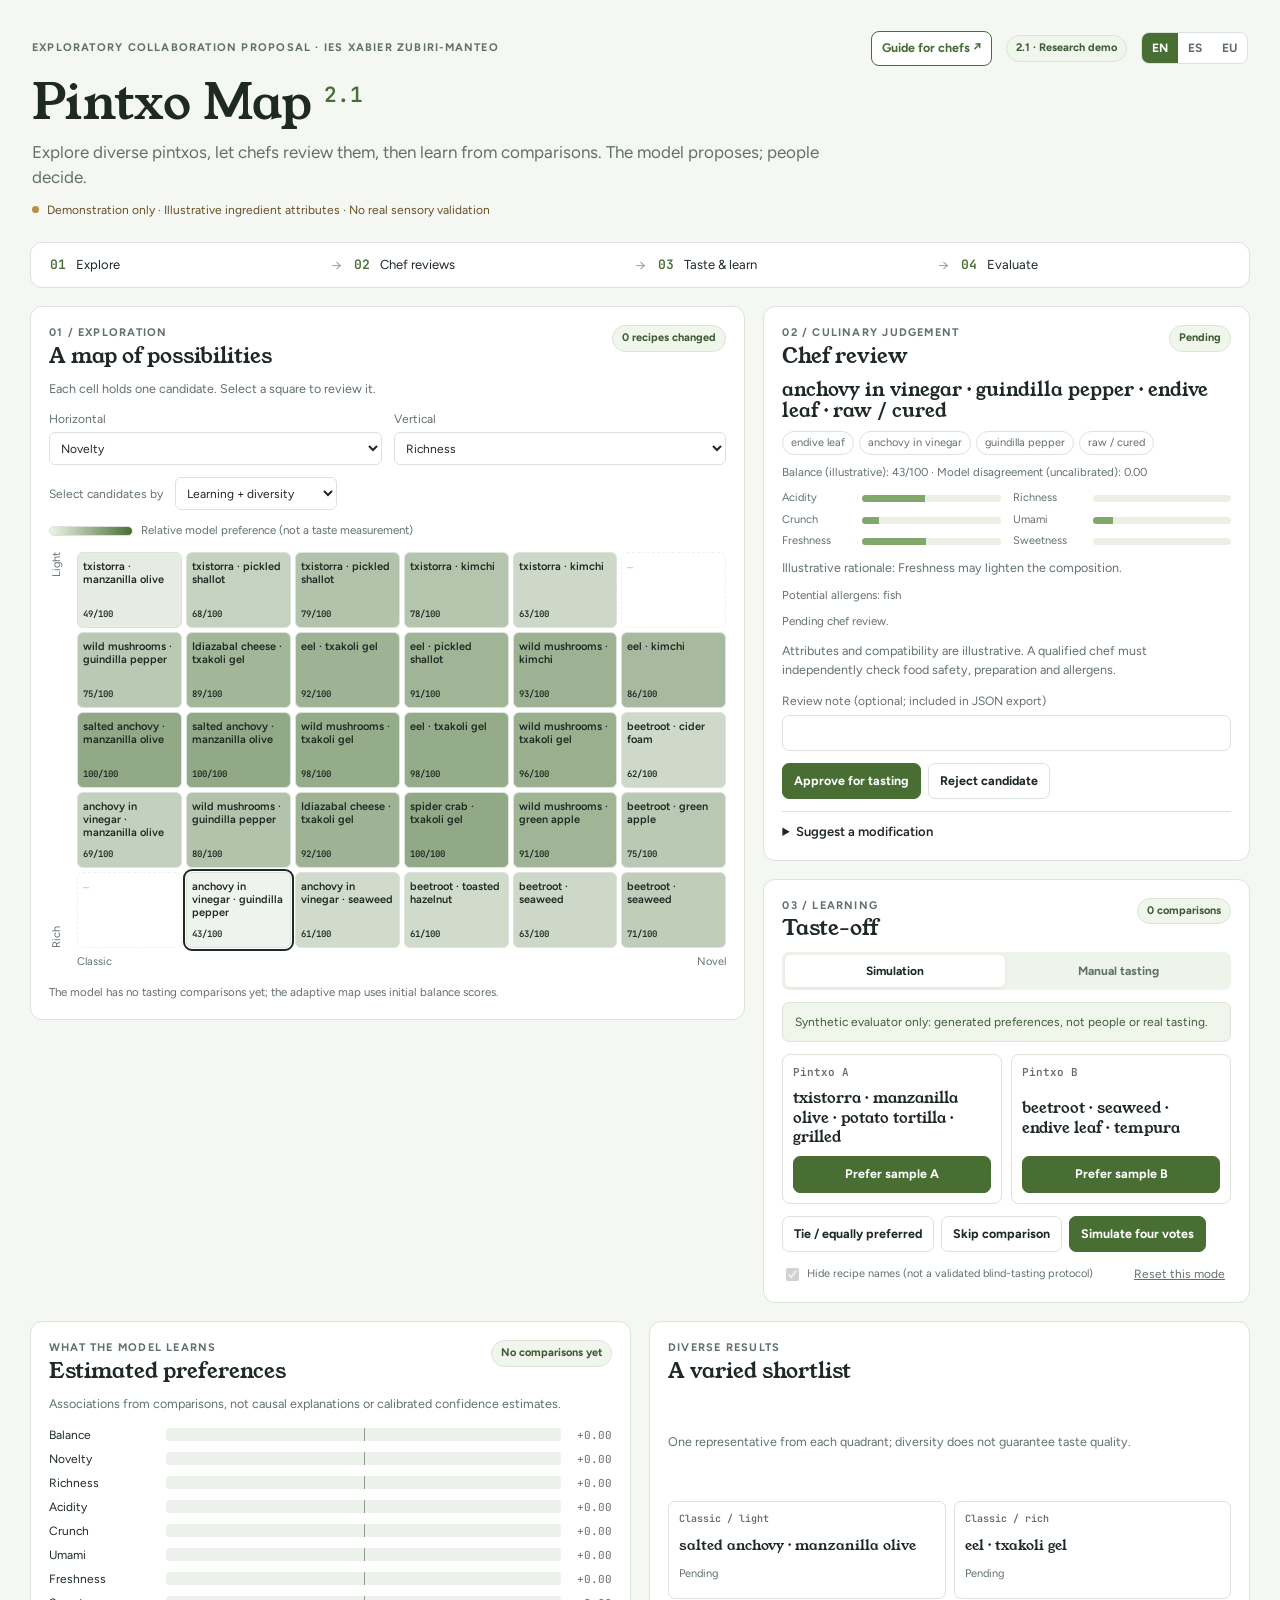
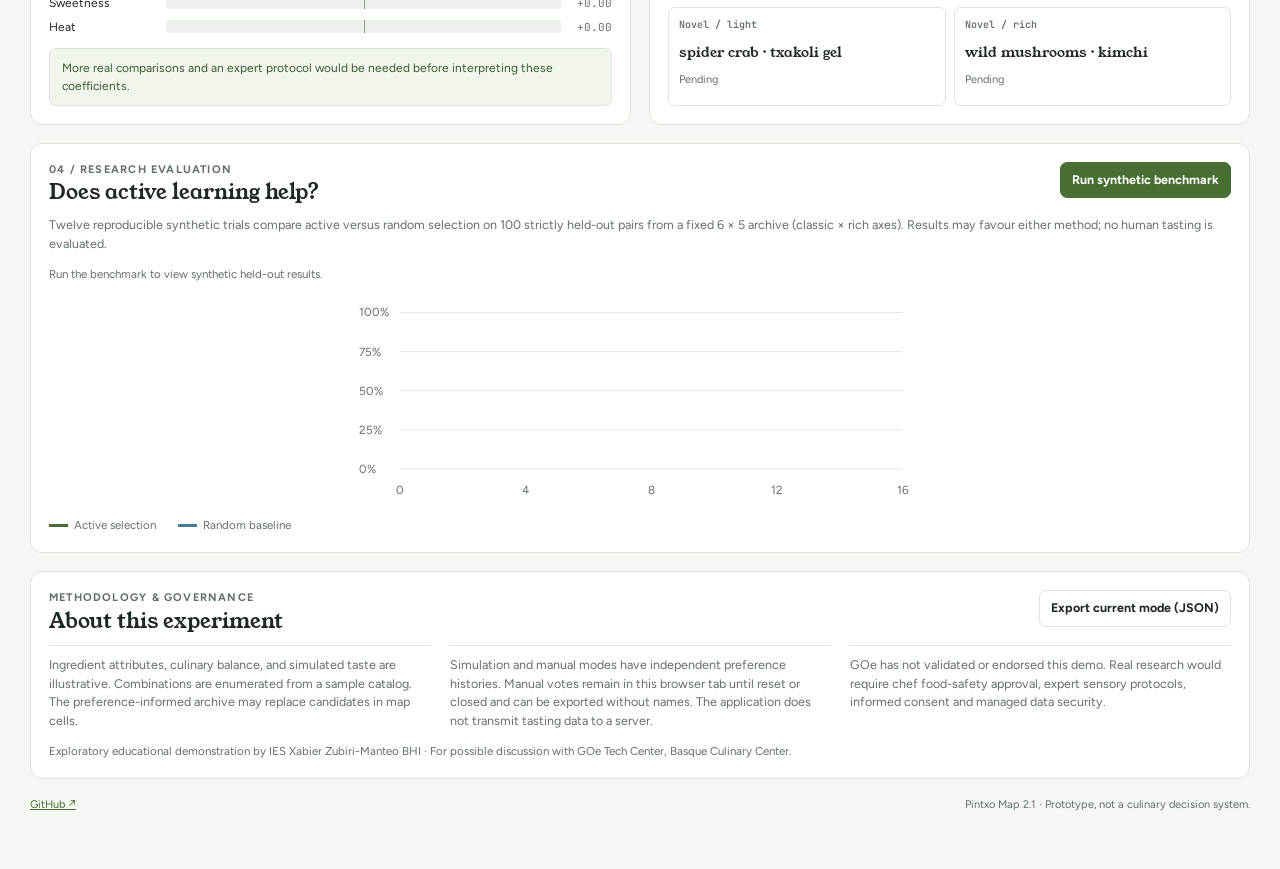
<file: v2/index.html>
<!doctype html>
<html lang="en">
<head>
  <meta charset="utf-8">
  <meta name="viewport" content="width=device-width,initial-scale=1,viewport-fit=cover">
  <meta name="description" content="Pintxo Map 2.1: an exploratory chef-in-the-loop research demonstrator for culinary diversity and preference learning.">
  <meta name="theme-color" content="#f5f7f2">
  <title>Pintxo Map 2.1 · Chef-in-the-Loop</title>
  <link rel="preconnect" href="https://fonts.googleapis.com">
  <link rel="preconnect" href="https://fonts.gstatic.com" crossorigin>
  <link href="https://fonts.googleapis.com/css2?family=Young+Serif&family=Figtree:wght@400;500;600;700&family=JetBrains+Mono:wght@400;500&display=swap" rel="stylesheet">
  <link rel="stylesheet" href="styles.css">
  <script defer src="app.js"></script>
</head>
<body>
  <div class="wrap">
    <header class="masthead">
      <div class="topline">
        <span class="overline" data-i="overline">An exploratory collaboration proposal · IES Xabier Zubiri-Manteo</span>
        <div class="toptools"><button type="button" id="guideBtn" class="guide-entry">Guide for chefs <span aria-hidden="true">↗</span></button><span class="version">2.1 · Research demo</span><div class="langs" aria-label="Language"><button data-lang="en" aria-pressed="true">EN</button><button data-lang="es">ES</button><button data-lang="eu">EU</button></div></div>
      </div>
      <h1>Pintxo Map <span>2.1</span></h1>
      <p class="lead" data-i="lead">Explore diverse pintxos, let chefs review them, then learn from comparisons. The model proposes; people decide.</p>
      <div class="status"><span class="dot"></span><span data-i="status">Demonstration only · Illustrative ingredient attributes · No real sensory validation</span></div>
    </header>

    <section class="steps card slim" aria-label="Workflow"><div><b>01</b><span data-i="step1">Explore</span></div><span class="arrow">→</span><div><b>02</b><span data-i="step2">Chef reviews</span></div><span class="arrow">→</span><div><b>03</b><span data-i="step3">Taste & learn</span></div><span class="arrow">→</span><div><b>04</b><span data-i="step4">Evaluate</span></div></section>

    <div class="layout">
      <section class="card mapcard" aria-labelledby="mapTitle">
        <div class="heading"><div><p class="eyebrow" data-i="mapEyebrow">01 / EXPLORATION</p><h2 id="mapTitle" data-i="mapTitle">A map of possibilities</h2></div><span class="tag" id="changedCount">0 changed</span></div>
        <p class="muted small" data-i="mapIntro">Each cell shows one candidate. Select a square to review the dish.</p>
        <div class="fieldline"><label><span data-i="horizontal">Horizontal</span><select id="axisX"></select></label><label><span data-i="vertical">Vertical</span><select id="axisY"></select></label></div>
        <div class="switchline"><label for="archiveView" data-i="mapSelection">Choose candidates by</label><select id="archiveView"><option value="baseline" data-i="baselineView">Fixed balance heuristic</option><option value="adaptive" data-i="adaptiveView">Learning + diversity</option></select></div>
        <div class="legend"><span class="colorbar" aria-hidden="true"></span><span data-i="legend">Relative model preference (not a taste measurement)</span></div>
        <div class="mapframe"><div class="yaxis"><span id="yHigh">Rich</span><span id="yLow">Light</span></div><div class="grid" id="grid" role="group" aria-label="Pintxo candidate map"></div><div class="xaxis"><span id="xLow">Classic</span><span id="xHigh">Novel</span></div></div>
        <p class="micro" id="archiveInfo" aria-live="polite"></p>
      </section>

      <div class="rightstack">
        <section class="card" aria-labelledby="chefTitle">
          <div class="heading"><div><p class="eyebrow" data-i="chefEyebrow">02 / CULINARY JUDGEMENT</p><h2 id="chefTitle" data-i="chefTitle">Chef review</h2></div><span class="tag" id="chefBadge">Pending</span></div>
          <div id="dish" class="dish" aria-live="polite"></div>
          <p class="small muted" data-i="chefCaution">Ingredient compatibility is illustrative. A qualified chef must independently assess preparation, allergens and food safety.</p>
          <label class="review-note"><span data-i="reviewNote">Review note (optional; included in JSON export)</span><input id="reviewNote" type="text" maxlength="250" autocomplete="off" placeholder="" /></label><div class="actions"><button id="approve" class="btn" data-i="approve">Approve for tasting</button><button id="reject" class="btn ghost" data-i="reject">Reject candidate</button></div>
          <details id="modify"><summary data-i="modify">Suggest a modification</summary><div class="modifygrid"><label><span data-i="mBase">Base</span><select id="modBase"></select></label><label><span data-i="mMain">Main</span><select id="modMain"></select></label><label><span data-i="mAccent">Accent</span><select id="modAccent"></select></label><label><span data-i="mTech">Technique</span><select id="modTech"></select></label></div><button class="btn ghost" id="applyModification" data-i="applyModification">Explore this variation</button><p class="micro" data-i="modifyNote">A suggested variation is not automatically approved. Only catalogued demo combinations are supported.</p></details>
        </section>

        <section class="card" aria-labelledby="tasteTitle">
          <div class="heading"><div><p class="eyebrow" data-i="tasteEyebrow">03 / LEARNING</p><h2 id="tasteTitle" data-i="tasteTitle">Taste-off</h2></div><span class="tag" id="voteCount">0 comparisons</span></div>
          <div class="tabs" role="group" aria-label="Tasting mode"><button id="simMode" class="tab" aria-pressed="true" data-i="simMode">Simulation</button><button id="manualMode" class="tab" aria-pressed="false" data-i="manualMode">Manual tasting</button></div>
          <div class="modeNotice" id="modeNotice" aria-live="polite"></div>
          <div class="pair" id="pair"></div>
          <div class="actions wrapbtn"><button id="tie" class="btn ghost" data-i="tie">Tie / equally preferred</button><button id="skip" class="btn ghost" data-i="skip">Skip</button><button id="runSim" class="btn" data-i="runSim">Simulate four votes</button></div>
          <div class="smallrow"><label class="check"><input type="checkbox" id="blind" checked><span data-i="blind">Hide recipe names (not a validated blind-tasting protocol)</span></label><button id="resetVotes" class="textbutton" data-i="resetVotes">Reset this mode</button></div>
        </section>
      </div>
    </div>

    <div class="bottomgrid">
      <section class="card" aria-labelledby="learnTitle">
        <div class="heading"><div><p class="eyebrow" data-i="learnEyebrow">WHAT THE MODEL LEARNS</p><h2 id="learnTitle" data-i="learnTitle">Estimated preferences</h2></div><span class="tag" id="modelState">No evidence yet</span></div>
        <p class="small muted" data-i="weightsNote">Associations learned from comparisons, not causal explanations or calibrated confidence estimates.</p>
        <div id="weights" class="weights"></div>
        <div id="explanation" class="learningNote"></div>
      </section>
      <section class="card" aria-labelledby="shortTitle">
        <div class="heading"><div><p class="eyebrow" data-i="shortEyebrow">DIVERSE RESULTS</p><h2 id="shortTitle" data-i="shortTitle">A varied shortlist</h2></div></div>
        <p class="small muted" data-i="shortNote">One candidate from each quadrant. Diversity is maintained; quality is not guaranteed.</p>
        <div id="shortlist" class="shortlist"></div>
      </section>
    </div>

    <section class="card" aria-labelledby="evaluationTitle">
      <div class="heading"><div><p class="eyebrow" data-i="evalEyebrow">04 / RESEARCH EVALUATION</p><h2 id="evaluationTitle" data-i="evalTitle">Does active learning help?</h2></div><button id="benchmark" class="btn" data-i="benchmark">Run synthetic benchmark</button></div>
      <p class="small muted" data-i="evalIntro">Repeated synthetic trials compare uncertainty-informed selection against random selection on separate held-out example pairs. This does not validate real human preferences.</p>
      <div id="benchmarkInfo" class="micro" role="status"></div>
      <div class="chartwrap"><svg id="chart" role="img" aria-label="Held-out preference accuracy over comparisons" viewBox="0 0 600 215" preserveAspectRatio="xMidYMid meet"></svg></div>
      <div class="chartkey"><span><i class="activekey"></i><span data-i="activeKey">Active selection</span></span><span><i class="randomkey"></i><span data-i="randomKey">Random baseline</span></span></div>
    </section>

    <section class="card research" aria-labelledby="researchTitle">
      <div class="heading"><div><p class="eyebrow" data-i="researchEyebrow">METHODOLOGY & GOVERNANCE</p><h2 id="researchTitle" data-i="researchTitle">About this experiment</h2></div><button id="export" class="btn ghost" data-i="export">Export current mode (JSON)</button></div>
      <div class="researchcols"><p data-i="research1">The ingredient attributes, rules, simulated panel and initial balance scores are illustrative. Recipe combinations are enumerated from an example catalog; the learning-based archive can change the representative candidate in each map cell.</p><p data-i="research2">Simulation and manual tasting use separate preference histories. Manual comparisons are stored only in this browser session and can be exported without names. No data is sent to a server by this application.</p><p data-i="research3">GOe has not validated or endorsed this demo. Professional sensory protocols, food-safety review, informed consent and secure data management would be prerequisites for an actual research pilot.</p></div>
      <p class="micro" data-i="researchFoot">Exploratory educational demonstration by IES Xabier Zubiri-Manteo BHI · Proposed for discussion with GOe Tech Center, Basque Culinary Center.</p>
    </section>
    <footer><a href="https://github.com/rbarrenago/pintxo-map" target="_blank" rel="noopener noreferrer">GitHub ↗</a><span data-i="footer">Pintxo Map 2.1 · Prototype, not a culinary decision system.</span></footer>
  </div>
  <!-- Self-contained chef walkthrough; it never records votes or changes recipe approvals. -->
  <div id="chefTour" class="chef-tour" hidden>
    <div id="guideShade" class="guide-shade" aria-hidden="true"></div>
    <div id="guideSpot" class="guide-spot" aria-hidden="true" hidden></div>
    <div class="guide-shield" aria-hidden="true"></div>
    <section id="guidePanel" class="guide-panel" role="dialog" aria-modal="true" aria-labelledby="guideTitle" aria-describedby="guideText" tabindex="-1">
      <div class="guide-top"><span class="guide-overline" id="guideStep"></span><label class="guide-langlabel" for="guideLanguage"><span id="guideLangLabel">Guide language</span><select id="guideLanguage"><option value="en">English</option><option value="es">Español</option><option value="eu">Euskara</option></select></label></div>
      <div class="guide-progress" id="guideProgress" aria-hidden="true"><span></span></div>
      <h2 id="guideTitle"></h2>
      <p id="guideText"></p>
      <div id="guideTipsWrap"><p class="guide-tips-heading" id="guideTipsTitle"></p><ul id="guideTips"></ul></div>
      <p class="guide-duration" id="guideDuration"></p>
      <div class="guide-actions"><button type="button" id="guideClose" class="guide-btn-quiet"></button><span class="guide-grow"></span><button type="button" id="guideBack" class="guide-btn-quiet"></button><button type="button" id="guideNext" class="btn"></button></div>
    </section>
  </div>
</body>
</html>
</file>
<file: v2/styles.css>
:root{--bg:#f5f7f2;--surface:#fff;--ink:#1e2923;--muted:#627168;--line:#dbe3db;--accent:#486e34;--accent2:#c8dfb7;--soft:#f0f6eb;--red:#a04f37;--blue:#437d91;--font:'Figtree',system-ui,-apple-system,sans-serif;--display:'Young Serif',Georgia,serif;--mono:'JetBrains Mono',monospace}
*{box-sizing:border-box}body{margin:0;background:var(--bg);color:var(--ink);font:15px/1.5 var(--font);padding:24px 16px 55px}button,input,select{font:inherit}button{cursor:pointer}button:disabled{opacity:.45;cursor:not-allowed}button:focus-visible,select:focus-visible,input:focus-visible,summary:focus-visible{outline:3px solid #96bd70;outline-offset:2px}.wrap{max-width:1220px;margin:auto;display:grid;gap:18px}.masthead{display:grid;gap:10px;padding:7px 2px 5px}.topline,.toptools,.heading,.actions,.smallrow,.switchline{display:flex;justify-content:space-between;align-items:center;gap:12px;flex-wrap:wrap}.toptools{gap:14px}.overline,.eyebrow{color:var(--muted);font-size:11px;text-transform:uppercase;letter-spacing:.11em;font-weight:700}.version,.tag{background:var(--soft);border:1px solid var(--line);color:#3d5b35;border-radius:24px;padding:4px 9px;font-size:11px;font-weight:700}.langs{display:flex;border:1px solid var(--line);border-radius:8px;overflow:hidden;background:var(--surface)}.langs button{background:none;border:0;padding:6px 10px;color:var(--muted);font-size:12px;font-weight:700}.langs button[aria-pressed=true]{background:var(--accent);color:#fff}h1,h2,h3{font-family:var(--display);font-weight:400;line-height:1.1;margin:0}h1{font-size:clamp(31px,4.3vw,49px)}h1 span{font:600 .43em var(--mono);color:var(--accent);vertical-align:super}h2{font-size:21px}h3{font-size:19px}.lead{max-width:820px;font-size:17px;color:var(--muted);margin:0}.status{display:flex;align-items:center;gap:8px;color:#674e27;font-size:12px}.dot{width:7px;height:7px;border-radius:50%;background:#b98f42}.card{background:var(--surface);border:1px solid var(--line);border-radius:12px;padding:18px;min-width:0;display:grid;gap:12px}.slim{padding:11px 19px}.steps{grid-template-columns:1fr auto 1fr auto 1fr auto 1fr;align-items:center}.steps div{display:flex;gap:10px;align-items:center;font-size:13px}.steps b{font:600 13px var(--mono);color:var(--accent)}.arrow{color:#9ca99f}.layout{display:grid;grid-template-columns:minmax(0,1.47fr) minmax(0,1fr);align-items:start;gap:18px}.rightstack{display:grid;gap:18px}.heading{align-items:start}.heading>div{display:grid;gap:3px}.eyebrow{margin:0}.small{font-size:12.5px}.muted,.micro{color:var(--muted)}p{margin:0}.micro{font-size:11.5px}.fieldline{display:flex;gap:12px;flex-wrap:wrap}.fieldline label,.modifygrid label{display:grid;gap:4px;font-size:12px;color:var(--muted);flex:1 1 160px}.fieldline select,.switchline select,.modifygrid select{width:100%;min-height:33px;border-radius:6px;border:1px solid var(--line);background:var(--surface);color:var(--ink);padding:4px 7px}.switchline{justify-content:flex-start;font-size:12px;color:var(--muted)}.switchline select{width:auto;max-width:100%}.legend,.chartkey{display:flex;align-items:center;gap:8px;color:var(--muted);font-size:11.5px}.colorbar{width:84px;height:10px;border-radius:5px;border:1px solid var(--line);background:linear-gradient(90deg,#eef4e9,#496f34)}.mapframe{display:grid;grid-template-columns:22px 1fr;grid-template-rows:auto 18px;gap:6px}.yaxis{grid-column:1;grid-row:1;display:flex;writing-mode:vertical-rl;transform:rotate(180deg);justify-content:space-between;color:var(--muted);font-size:11px}.xaxis{grid-column:2;grid-row:2;display:flex;justify-content:space-between;color:var(--muted);font-size:11px}.grid{grid-column:2;grid-row:1;display:grid;grid-template-columns:repeat(6,minmax(0,1fr));gap:4px}.cell{min-height:76px;border-radius:6px;border:1px solid var(--line);padding:7px 5px;display:flex;flex-direction:column;justify-content:space-between;gap:3px;text-align:left;color:var(--ink);font-size:11px;overflow-wrap:anywhere;transition:background-color .25s}.cell .nm{font-weight:600;line-height:1.2}.cell .cellmeta{font:600 9px var(--mono)}.cell.selected{outline:2px solid var(--ink);outline-offset:1px}.cell.approved{border:2px solid #4c8142}.cell.rejected{border-style:dashed;opacity:.6}.cell.empty{border-style:dashed;background:transparent!important;cursor:default;color:var(--muted)}.dish{display:grid;gap:9px}.parts{display:flex;flex-wrap:wrap;gap:5px}.pill{padding:3px 8px;font-size:11px;border-radius:20px;border:1px solid var(--line);color:var(--muted)}.reason{font-size:12.5px;color:var(--muted)}.profile{display:grid;grid-template-columns:repeat(2,minmax(0,1fr));gap:5px 12px}.profileline{display:grid;grid-template-columns:75px 1fr;gap:5px;align-items:center;color:var(--muted);font-size:11px}.rail{height:7px;background:#eaf0e5;border-radius:6px;overflow:hidden}.rail i{height:100%;background:#80a76c;display:block}.btn{background:var(--accent);color:white;border:1px solid var(--accent);border-radius:7px;padding:8px 11px;font-size:12.5px;font-weight:700}.btn.ghost{background:var(--surface);color:var(--ink);border-color:var(--line)}.btn:hover:not(:disabled){filter:brightness(.95)}.actions{justify-content:flex-start;gap:7px}.modifygrid{display:grid;grid-template-columns:1fr 1fr;gap:8px;margin:10px 0}details{border-top:1px solid var(--line);padding-top:10px}summary{cursor:pointer;font-weight:600;font-size:13px}.tabs{display:flex;background:#eef4e9;border-radius:7px;padding:3px;gap:3px}.tab{border:0;border-radius:5px;flex:1;background:transparent;color:var(--muted);font-weight:700;padding:7px;font-size:12px}.tab[aria-pressed=true]{background:white;color:var(--ink);box-shadow:0 1px 4px #0001}.modeNotice,.learningNote{padding:10px 12px;border:1px solid var(--line);background:var(--soft);border-radius:7px;color:#3c5d35;font-size:12px}.pair{display:grid;grid-template-columns:1fr 1fr;gap:9px}.candidate{border:1px solid var(--line);border-radius:8px;padding:10px;display:grid;align-content:space-between;gap:9px;min-height:100px}.candidate strong{font:600 11px var(--mono);color:var(--muted)}.candidate .name{font:15px/1.3 var(--display)}.candidate button{width:100%}.check{display:flex;gap:5px;align-items:center;color:var(--muted);font-size:11px}.textbutton{background:none;border:0;text-decoration:underline;color:var(--muted);font-size:12px}.bottomgrid{display:grid;grid-template-columns:1fr 1fr;gap:18px}.weights{display:grid;gap:6px}.weightrow{display:grid;grid-template-columns:108px 1fr 42px;gap:9px;align-items:center;font-size:12px}.weightrow>span:last-child{text-align:right;font:11px var(--mono);color:var(--muted)}.weighttrack{height:13px;background:#edf1ec;border-radius:4px;position:relative;overflow:hidden}.weighttrack:after{content:"";position:absolute;left:50%;top:0;bottom:0;width:1px;background:#8e9c90}.weightbar{position:absolute;top:2px;bottom:2px;background:#7b9e69;border-radius:3px}.weightbar.negative{background:#ba715a}.shortlist{display:grid;grid-template-columns:1fr 1fr;gap:8px}.shortitem{border:1px solid var(--line);border-radius:7px;padding:10px;display:grid;gap:4px}.shortitem .q{font:600 10px var(--mono);color:var(--muted)}.shortitem .title{font:14px var(--display)}.shortitem .sub{font-size:11px;color:var(--muted)}.chartwrap{width:100%;overflow:hidden}.chartwrap svg{display:block;width:100%;height:210px}.chartkey{gap:22px}.chartkey>span{display:flex;align-items:center;gap:6px}.chartkey i{width:19px;height:3px;display:inline-block}.activekey{background:#486e34}.randomkey{background:#437d91}.researchcols{display:grid;grid-template-columns:1fr 1fr 1fr;gap:20px;color:var(--muted);font-size:12.5px}.researchcols p{border-top:1px solid var(--line);padding-top:10px}footer{display:flex;justify-content:space-between;gap:14px;font-size:11px;color:var(--muted)}footer a{color:var(--accent)}@media(max-width:950px){.layout,.bottomgrid{grid-template-columns:1fr}.researchcols{grid-template-columns:1fr}.steps{gap:5px}.steps div{gap:5px}.cell{min-height:65px}}@media(max-width:560px){body{padding:16px 9px 32px}.card{padding:13px}.steps{grid-template-columns:repeat(4,1fr)}.steps .arrow{display:none}.steps div{display:grid;text-align:center}.cell{min-height:52px;padding:4px}.cell .nm{display:none}.cellmeta{font-size:8px!important}.shortlist{grid-template-columns:1fr}.profile{grid-template-columns:1fr}.topline{align-items:start}h1{font-size:35px}}@media(prefers-reduced-motion:reduce){*{transition:none!important;scroll-behavior:auto!important}}

/* Optional provenance note; never treated as food-safety approval. */
.review-note{display:grid;gap:5px;font-size:12px;color:var(--muted)}
.review-note input{width:100%;max-width:100%;border:1px solid var(--line);background:var(--surface);color:var(--ink);border-radius:7px;padding:8px;font:inherit}
.review-note input:focus-visible{outline:2px solid var(--accent);outline-offset:2px}

/* Non-intrusive V2 chef walkthrough: available in English, Spanish and Basque. */
.guide-entry{border:1px solid var(--accent);color:var(--accent);background:var(--surface);border-radius:8px;padding:7px 10px;font-weight:700;font-size:12.5px;white-space:nowrap}
.guide-entry:hover{background:var(--soft)}
.chef-tour[hidden],.chef-tour [hidden]{display:none!important}
.guide-shade{position:fixed;inset:0;background:rgba(14,25,17,.62);z-index:70}
.guide-spot{position:fixed;z-index:71;border:2px solid #b9dd9f;border-radius:12px;box-shadow:0 0 0 9999px rgba(14,25,17,.62),0 0 0 5px rgba(210,235,196,.22);pointer-events:none;transition:top .18s,left .18s,width .18s,height .18s}
.guide-shield{position:fixed;inset:0;z-index:72;background:transparent}
.guide-panel{position:fixed;z-index:73;box-sizing:border-box;width:min(450px,calc(100vw - 30px));max-height:min(88vh,680px);overflow:auto;background:var(--surface);border:1px solid var(--line);color:var(--ink);border-radius:14px;padding:21px;box-shadow:0 18px 55px rgba(0,0,0,.28);display:grid;gap:13px}
.guide-top{display:flex;align-items:center;justify-content:space-between;gap:10px;flex-wrap:wrap}
.guide-overline{font:700 12px var(--mono);color:var(--accent)}
.guide-langlabel{display:flex;align-items:center;gap:6px;color:var(--muted);font-size:11px}
.guide-langlabel select{padding:4px 6px;min-height:30px;border:1px solid var(--line);border-radius:6px;background:var(--surface);color:var(--ink);font-size:12px}
.guide-progress{height:4px;border-radius:4px;background:var(--line);overflow:hidden}
.guide-progress>span{height:100%;display:block;background:var(--accent);width:10%;transition:width .18s}
.guide-panel h2{font-family:var(--display);font-size:25px;line-height:1.16;margin:0}
.guide-panel>p{margin:0;font-size:14px;line-height:1.55}
.guide-tips-heading{font-size:12px;text-transform:uppercase;letter-spacing:.06em;font-weight:700;color:var(--accent);margin:0 0 5px}
.guide-panel ul{margin:0;padding-left:18px;display:grid;gap:5px;font-size:13px;line-height:1.46}
.guide-panel li{padding-left:2px}
.guide-panel .guide-duration{color:var(--muted);font-size:12px}
.guide-actions{display:flex;align-items:center;gap:8px;flex-wrap:wrap;padding-top:10px;border-top:1px solid var(--line)}
.guide-actions>.guide-grow{flex:1}
.guide-actions .guide-btn-quiet{border:1px solid var(--line);border-radius:7px;background:var(--surface);color:var(--ink);padding:8px 10px;font-weight:600;font-size:12px}
.guide-actions .btn{min-width:86px}
.guide-panel :is(button,select):focus-visible{outline:3px solid #83ad59;outline-offset:3px}
@media(max-width:720px){.guide-panel{width:calc(100vw - 20px);left:10px!important;right:10px!important;bottom:max(10px,env(safe-area-inset-bottom,10px))!important;top:auto!important;max-height:57vh;padding:15px;gap:9px}.guide-panel h2{font-size:21px}.guide-panel>p{font-size:12.5px}.guide-panel ul{font-size:12px;gap:4px}.guide-langlabel span{display:none}.guide-entry{order:1}.toptools{gap:7px}}
@media(prefers-reduced-motion:reduce){.guide-spot,.guide-progress>span{transition:none!important}}
</file>
